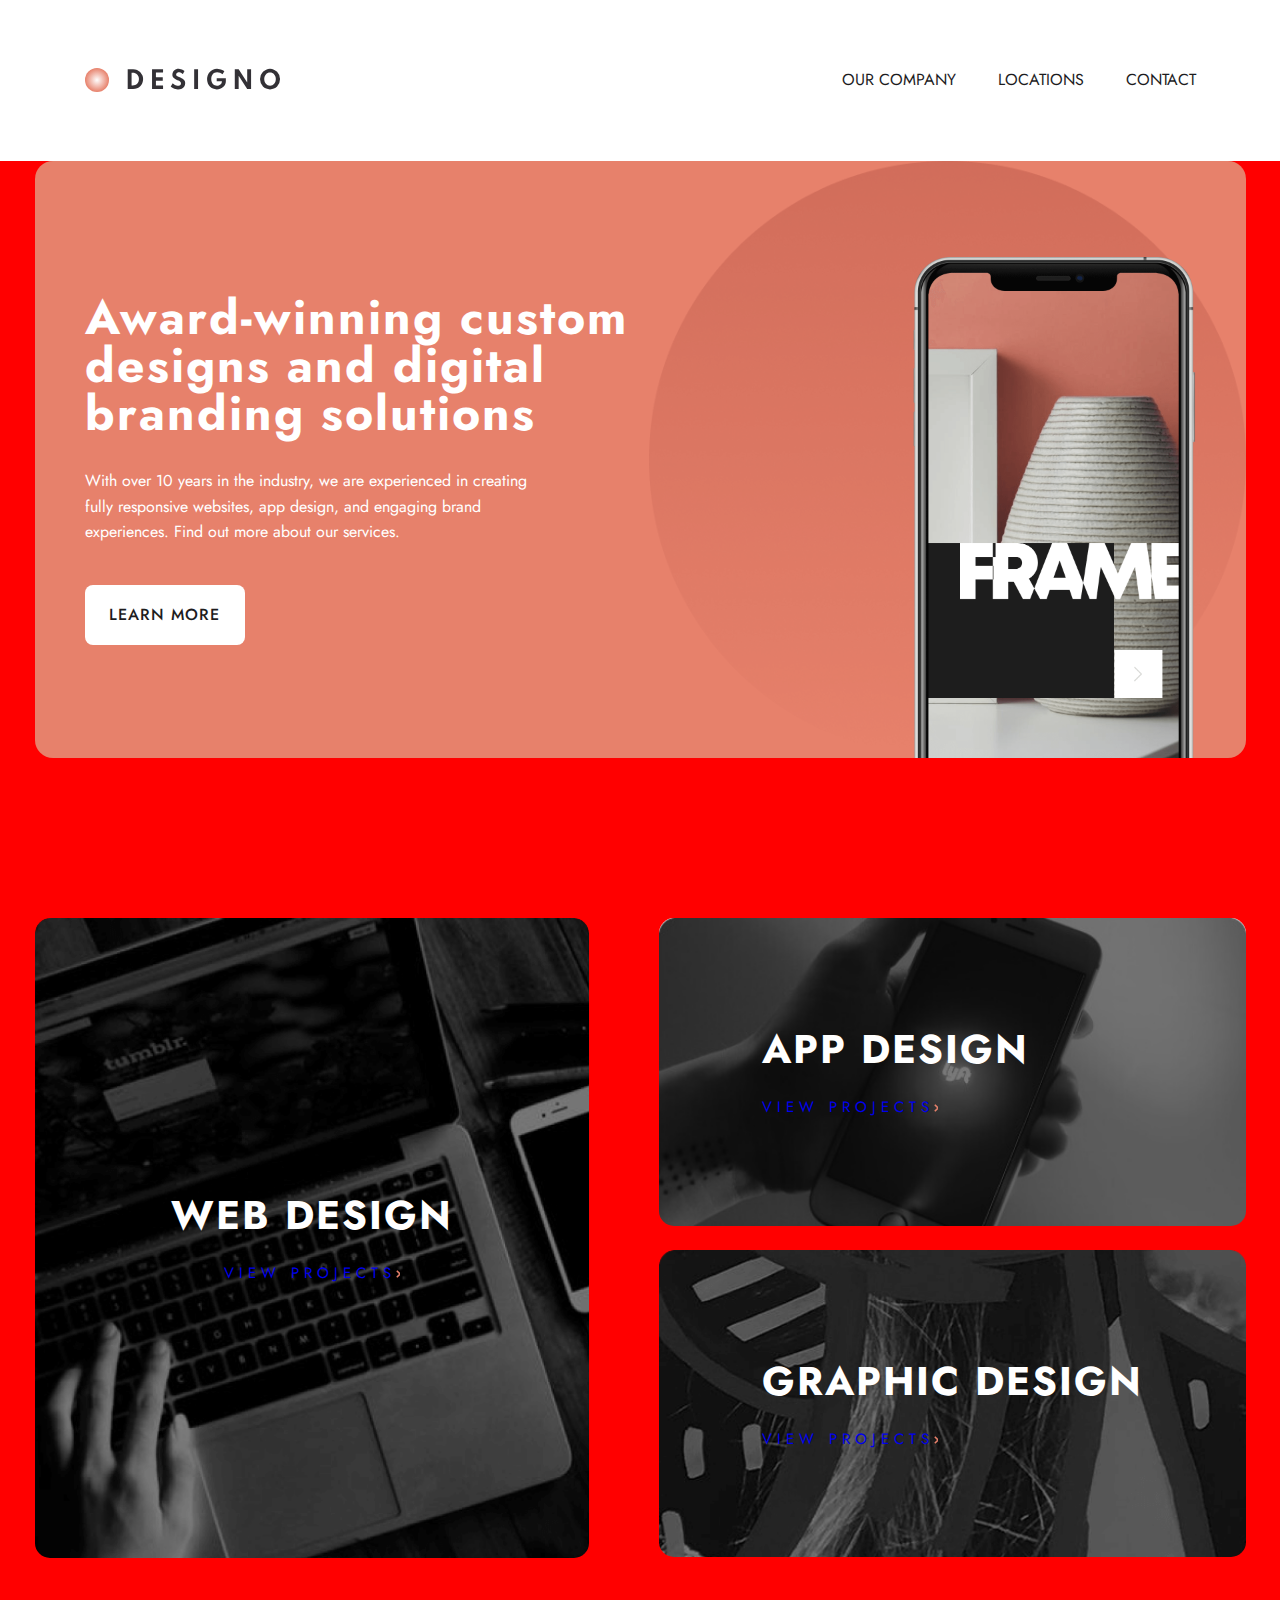
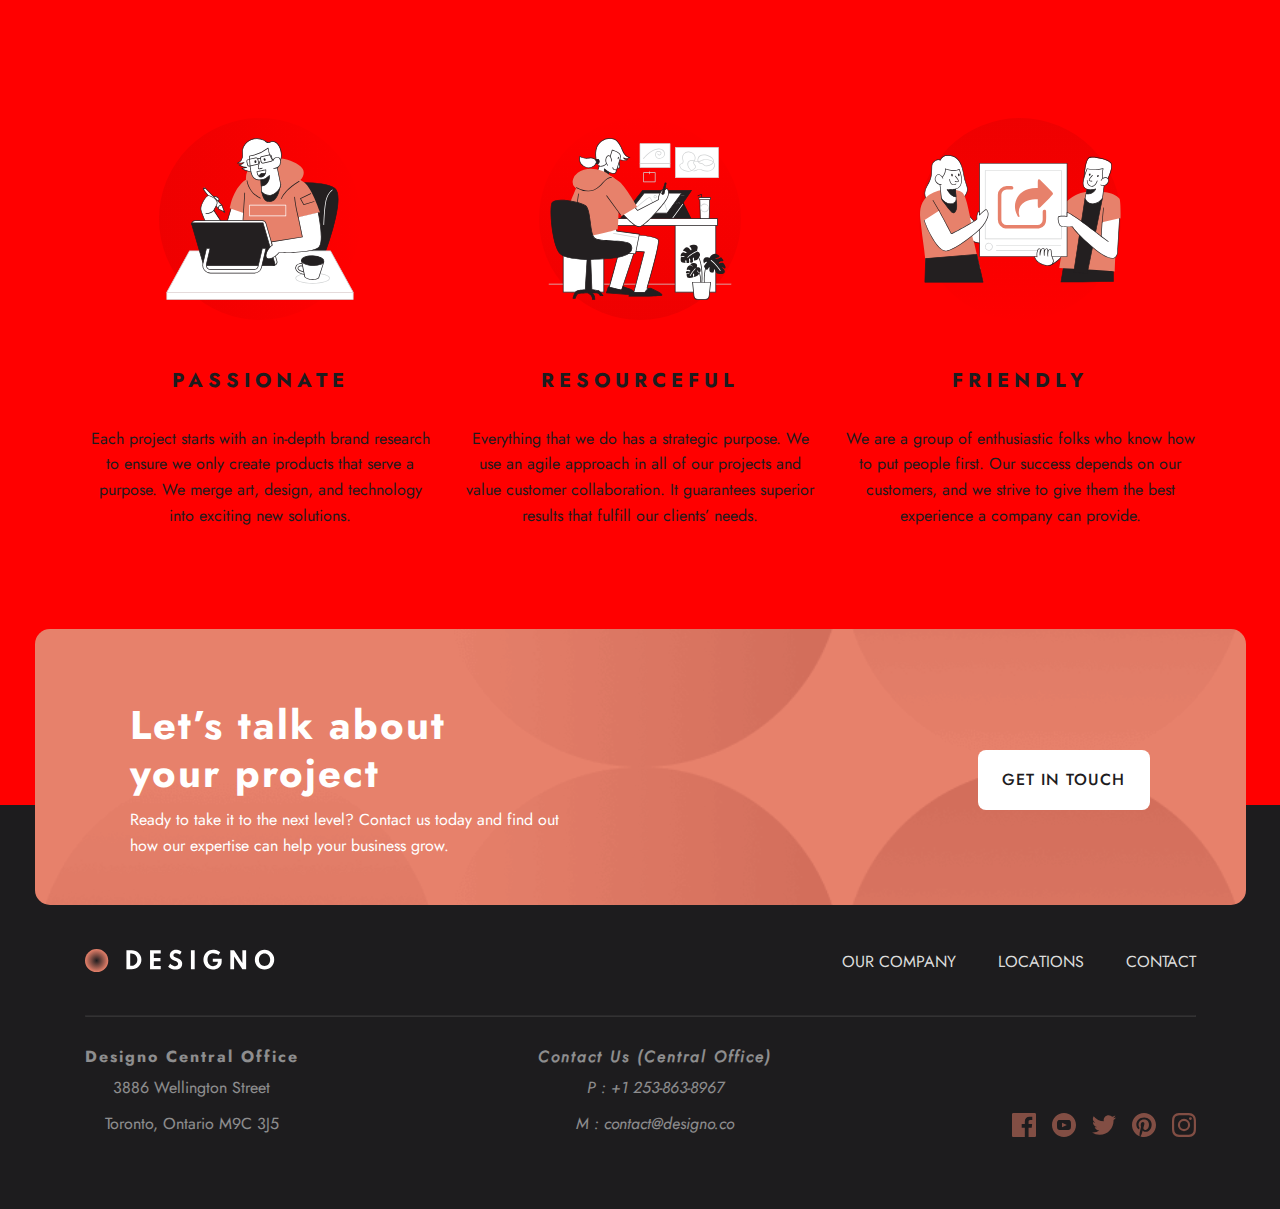
<file: index.html>
<!DOCTYPE html>
<html lang="en">
<head>
    <meta charset="UTF-8">
    <meta name="viewport" content="width=device-width, initial-scale=1.0">
    <link rel="shortcut icon" href="./images/svg/Oval.svg" type="image/x-icon">
    <title>Designo</title>
    
    <link rel="stylesheet" href="./css/style.css">
</head>
<body>
    <!-- HEADER START -->
    <div class="card">

    
    <header class="header">
        <div class="container header__container">
           <a class="header__logo-img" href="#"> <img src="./images/svg/site-logo.svg" alt="" width="196" height="24"></a>
           <ul class="header-list">
            <li class="header-item"> <a class="header__link" href="./about.html">OUR COMPANY</a></li>
            <li class="header-item"> <a class="header__link" href="./locations.html">LOCATIONS</a></li>
            <li class="header-item"> <a class="header__link" href="./contact.html">CONTACT</a></li>
           </ul>
            <img class="bars-img" src="./images/svg/bars.svg" alt="" width="24" height="20">
        </div>
    </header>
    <!-- HEADER END -->
    
    <!-- MAIN START-->
    <main class="main">
        <section class="hero">
            <div class="container hero__container">
                <div class="hero__description">
                    <h1>Award-winning custom designs and digital branding solutions</h1>
                    <p>With over 10 years in the industry, we are experienced in creating fully responsive websites, app design, and engaging brand experiences. Find out more about our services.</p>
                    <a class="btn white__btn" href="">Learn More</a>
                </div>
                <img src="./images/png/main-hero-phone.png" alt="" width="284px" height="573px">
            </div>
        </section>
        <section class="design">
            <div class="container design__container">
                <div class="web__design">
                    <h2>WEB DESIGN</h2>
                     <span class="design__nav"><a  class="design__nav-text" href="./webdesign.html">VIEW PROJECTS</a> <img src="./images/svg/view.svg" alt="" width="4" height="8"></span>
                </div>
                <div class="wrapper__design">
                    <div class="app__design">
                        <h2>APP DESIGN</h2>
                         <span class="design__nav"><a class="design__nav-text"  href="./appdesign.html">VIEW PROJECTS</a> <img src="./images/svg/view.svg" alt="" width="4" height="8"></span>
                    </div>
                    <div class="graphic__design">
                        <h2>GRAPHIC DESIGN</h2>
                         <span class="design__nav"><a class="design__nav-text" href="./graphic.html">VIEW PROJECTS</a> <img src="./images/svg/view.svg" alt="" width="4" height="8"></span>
                    </div>
                </div>
            </div>
        </section>

        <section class="about-us">
            <div class="container about-us__container">
                <ul class="about-us__list">
                    <li class="about-us__item">
                        <img src="./images/svg/pessionat.svg" alt="" width="202" height="202">
                        <h3>PASSIONATE</h3>
                        <p>Each project starts with an in-depth brand research to ensure we only create products that serve a purpose. We merge art, design, and technology into exciting new solutions.</p>
                    </li>
                    <li class="about-us__item">
                        <img src="./images/svg/resourcefull.svg" alt="" width="202" height="202">
                        <h3>RESOURCEFUL</h3>
                        <p>Everything that we do has a strategic purpose. We use an agile approach in all of our projects and value customer collaboration. It guarantees superior results that fulfill our clients’ needs.</p>
                    </li>
                    <li class="about-us__item">
                        <img src="./images/svg/friendly.svg" alt="" width="202" height="202">
                        <h3>FRIENDLY</h3>
                        <p> We are a group of enthusiastic folks who know how to put people first. Our success depends on our customers, and we strive to give them the best experience a company can provide.</p>
                    </li>
                </ul>
            </div>
        </section>


        <section class="main__end">
            <div class="container main__end__container">
                <div class="main__end-text">
                    <h2>Let’s talk about your project</h2>
                <p>Ready to take it to the next level? Contact us today and find out how our expertise can help your business grow.
                </p>
                </div>
                <a class="btn white__btn" href="">Get in touch</a>
            </div>
        </section>
    </main>
    <!-- MAIN END-->

    <!-- FOOTER START -->
    <footer class="footer">
        <div class="container footer__container">
            <div class="footer__nav__link">
                <a class="header__logo-img" href="./index.html"> <img src="./images/svg/site-footer-logo.svg" alt="" width="196" height=""></a>
                <hr class="footer__top__hroad">
           <ul class="footer-list">
            <li class="footer-item"> <a class="footer__link" href="./about.html">OUR COMPANY</a></li>
            <li class="footer-item"> <a class="footer__link" href="./locations.html">LOCATIONS</a></li>
            <li class="footer-item"> <a class="footer__link" href="./contact.html">CONTACT</a></li>
           </ul>
            </div>
            <hr class="footer__hroad">
            <div class="footer__nav">
                <div class="footer__nav-city">
                    <h4>Designo Central Office</h4>
                        <p>3886 Wellington Street</p>
                            <p>Toronto, Ontario M9C 3J5</p>
                </div>
                <div class="footer__nav-mail">
                    <address>
                        <h4>Contact Us (Central Office)
                            </h4>
                            <p> P : +1 253-863-8967 </p>
                            <p>M : contact@designo.co</p>

                    </address>
                </div>
                <div class="footer__network">
                    <a href=""><img src="./images/svg/faxebook.svg" alt="facebook icon" width="24" height="24"></a>
                    <a href=""><img src="./images/svg/youtube.svg" alt="you tobe icon" width="24" height="24"></a>
                    <a href=""><img src="./images/svg/twitter.svg" alt="twitter icon" width="24" height="24"></a>
                    <a href=""><img src="./images/svg/Path.svg" alt="path icon" width="24" height="24"></a>
                    <a href=""><img src="./images/svg/instagramm.svg" alt="instagramm icon" width="24" height="24"></a>
                </div>

                
            </div>

        </div>
    </footer>
</div>
    <!-- FOOTER END -->
</body>
</html>
</file>
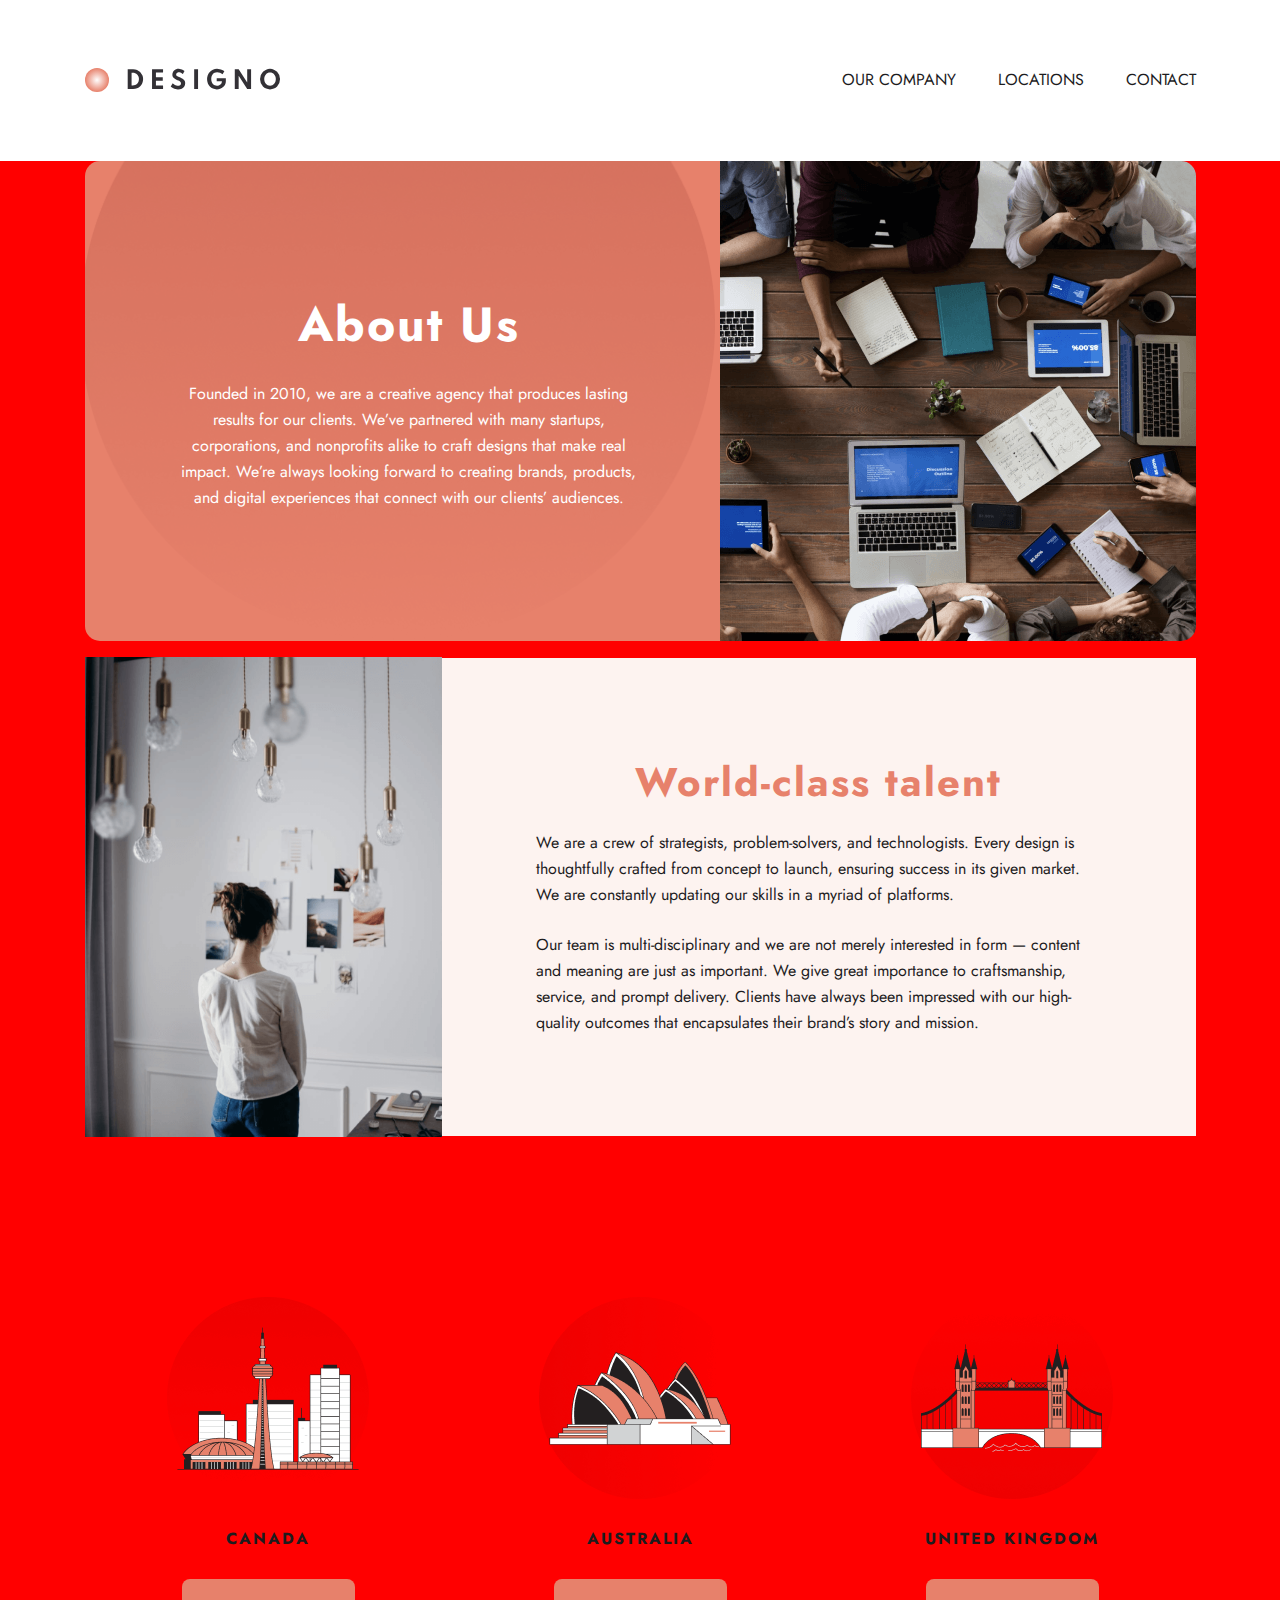
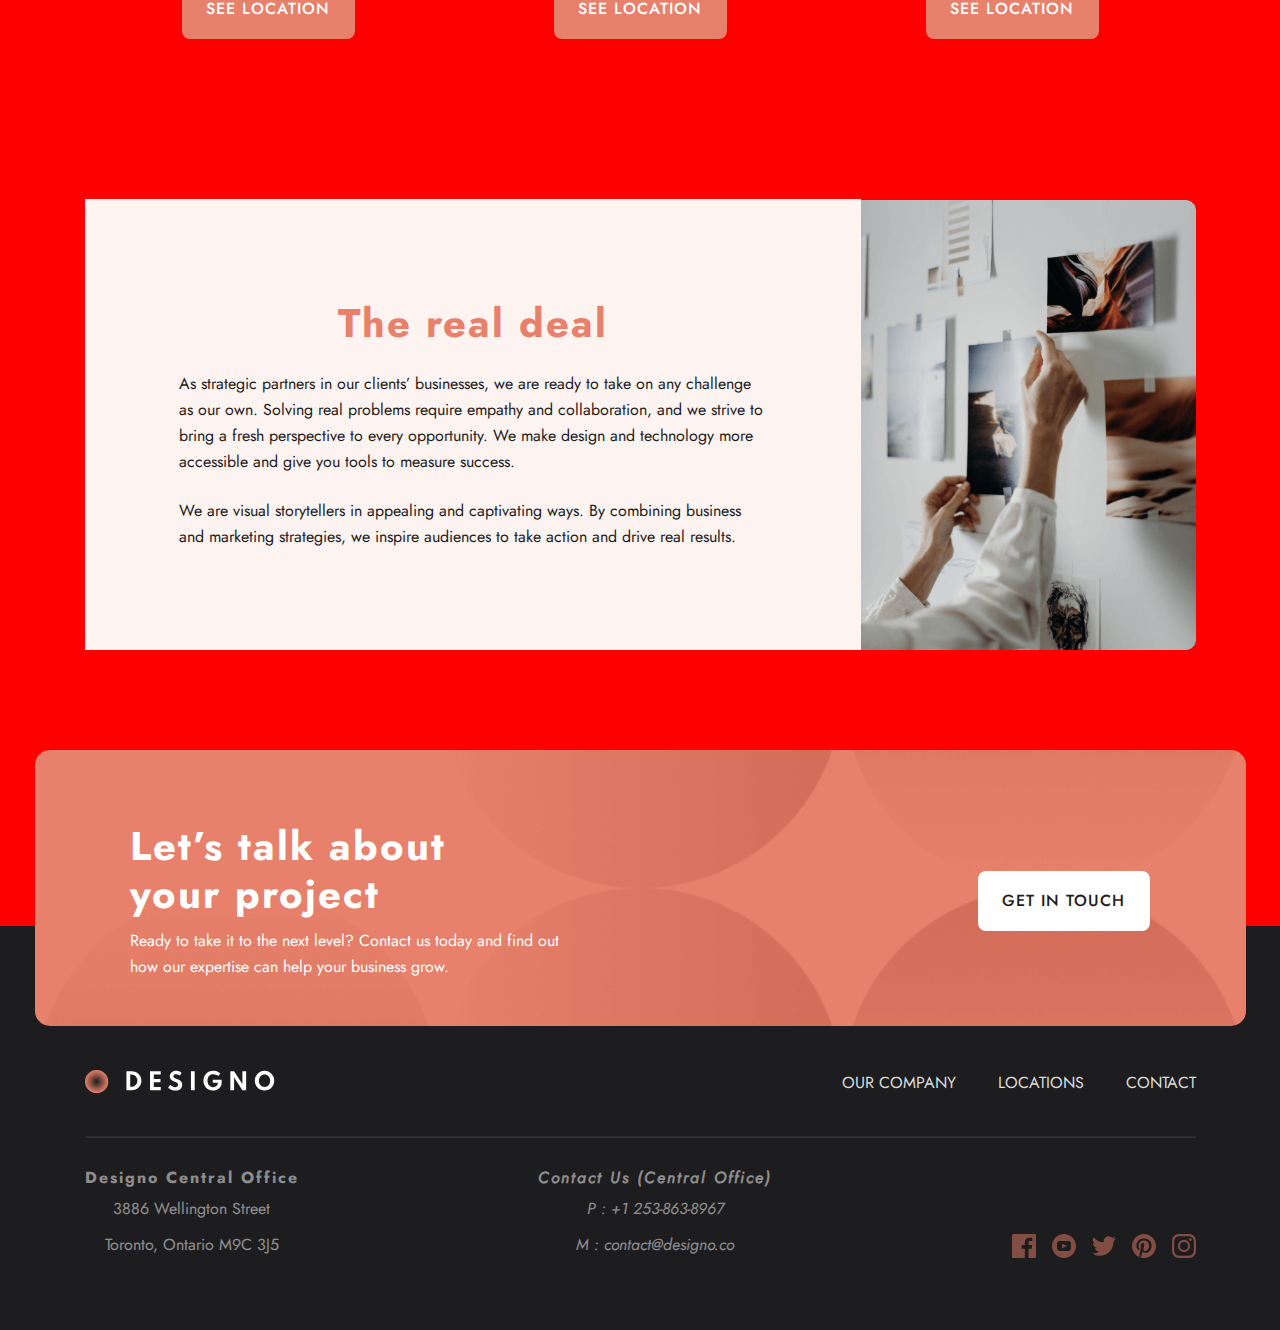
<file: about.html>
<!DOCTYPE html>
<html lang="en">
  <head>
    <meta charset="UTF-8" />
    <meta name="viewport" content="width=device-width, initial-scale=1.0" />
     <link rel="shortcut icon" href="./images/Создать папку/australia.png" type="image/x-icon">
    <title>About</title>
    <link rel="stylesheet" href="./css/style.css" />
  </head>
  <body>
    <div class="card">
      <header class="header">
        <div class="container header__container">
          <a class="header__logo-img" href="./index.html">
            <img
              src="./images/svg/site-logo.svg"
              alt=""
              width="196"
              height="24"
          /></a>
          <ul class="header-list">
            <li class="header-item">
              <a class="header__link" href="./about.html">OUR COMPANY</a>
            </li>
            <li class="header-item">
              <a class="header__link" href="./locations.html">LOCATIONS</a>
            </li>
            <li class="header-item">
              <a class="header__link" href="./contact.html">CONTACT</a>
            </li>
          </ul>
          <img
            class="bars-img"
            src="./images/svg/bars.svg"
            alt=""
            width="24"
            height="20" />
        </div>
      </header>

      <main class="main">
        <section class="about__start">
          <div class="container about__start__container">
            
              <div class="about__start__description">
                <h1>About Us</h1>
                <p>
                  Founded in 2010, we are a creative agency that produces lasting
                  results for our clients. We’ve partnered with many startups,
                  corporations, and nonprofits alike to craft designs that make
                  real impact. We’re always looking forward to creating brands,
                  products, and digital experiences that connect with our clients’
                  audiences.
                </p>
              </div>
              <img
                src="./images/Создать папку/mans-talk.png"
                alt=""
                width="476"
                height="480" />
            
          </div>
        </section>
        <section class="about__second">
          <div class="container about__second__container">
            <img
                src="./images/Создать папку/world-class.png"
                alt=""
                width="476"
                height="480" />
              <div class="about__second__description">
                <h2>World-class talent</h2>
                <p>
                  We are a crew of strategists, problem-solvers, and technologists. Every design is thoughtfully crafted from concept to launch, ensuring success in its given market. We are constantly updating our skills in a myriad of platforms.

                  
                </p>
                <p>Our team is multi-disciplinary and we are not merely interested in form — content and meaning are just as important. We give great importance to craftsmanship, service, and prompt delivery. Clients have always been impressed with our high-quality outcomes that encapsulates their brand’s story and mission.</p>
              </div>
              
            
          </div>
        </section>


         <section class="about__hero">
          <div class="container about__hero__container">
            <ul class="about__hero__list">
              <li class="about__hero__item">
                <img src="./images/Создать папку/canada.png" alt="" width="202" height="202">
                <h4>CANADA</h4>
                <a class="btn peach__btn" href="">SEE LOCATION</a>
              </li>
              <li class="about__hero__item">
                <img src="./images/Создать папку/australia.png" alt="" width="202" height="202">
                <h4>AUSTRALIA</h4>
                <a class="btn peach__btn" href="">SEE LOCATION</a>
              </li>
              <li class="about__hero__item">
                <img src="./images/Создать папку/UKbridge.png" alt="" width="202" height="202">
                <h4>UNITED KINGDOM</h4>
                <a class="btn peach__btn" href="">SEE LOCATION</a>
              </li>
            </ul>
          </div>
         </section>

        <section class="about__second">
          <div class="container about__second__container about__second-order">
           
              <div class="about__second__description">
                <h2>The real deal</h2>
                <p>
                  As strategic partners in our clients’ businesses, we are ready to take on any challenge as our own. Solving real problems require empathy and collaboration, and we strive to bring a fresh perspective to every opportunity. We make design and technology more accessible and give you tools to measure success.

                </p>
                <p>We are visual storytellers in appealing and captivating ways. By combining business and marketing strategies, we inspire audiences to take action and drive real results.</p>
              </div>
              <img
              src="./images/Создать папку/real-deal.png"
              alt=""
              width="476"
              height="450" />
            
          </div>
        </section>

        <section class="main__end">
          <div class="container main__end__container">
            <div class="main__end-text">
              <h2>Let’s talk about your project</h2>
              <p>
                Ready to take it to the next level? Contact us today and find
                out how our expertise can help your business grow.
              </p>
            </div>
            <a class="btn white__btn" href="">Get in touch</a>
          </div>
        </section>
      </main>

      <footer class="footer">
        <div class="container footer__container">
          <div class="footer__nav__link">
            <a class="header__logo-img" href="./about.html">
              <img
                src="./images/svg/site-footer-logo.svg"
                alt=""
                width="196"
                height=""
            /></a>
            <hr class="footer__top__hroad" />
            <ul class="footer-list">
              <li class="footer-item">
                <a class="footer__link" href="./about.html">OUR COMPANY</a>
              </li>
              <li class="footer-item">
                <a class="footer__link" href="./locations.html">LOCATIONS</a>
              </li>
              <li class="footer-item">
                <a class="footer__link" href="./contact.html">CONTACT</a>
              </li>
            </ul>
          </div>
          <hr class="footer__hroad" />
          <div class="footer__nav">
            <div class="footer__nav-city">
              <h4>Designo Central Office</h4>
              <p>3886 Wellington Street</p>
              <p>Toronto, Ontario M9C 3J5</p>
            </div>
            <div class="footer__nav-mail">
              <address>
                <h4>Contact Us (Central Office)</h4>
                <p>P : +1 253-863-8967</p>
                <p>M : contact@designo.co</p>
              </address>
            </div>
            <div class="footer__network">
              <a href=""
                ><img
                  src="./images/svg/faxebook.svg"
                  alt="facebook icon"
                  width="24"
                  height="24"
              /></a>
              <a href=""
                ><img
                  src="./images/svg/youtube.svg"
                  alt="you tobe icon"
                  width="24"
                  height="24"
              /></a>
              <a href=""
                ><img
                  src="./images/svg/twitter.svg"
                  alt="twitter icon"
                  width="24"
                  height="24"
              /></a>
              <a href=""
                ><img
                  src="./images/svg/Path.svg"
                  alt="path icon"
                  width="24"
                  height="24"
              /></a>
              <a href=""
                ><img
                  src="./images/svg/instagramm.svg"
                  alt="instagramm icon"
                  width="24"
                  height="24"
              /></a>
            </div>
          </div>
        </div>
      </footer>
    </div>
  </body>
</html>
</file>
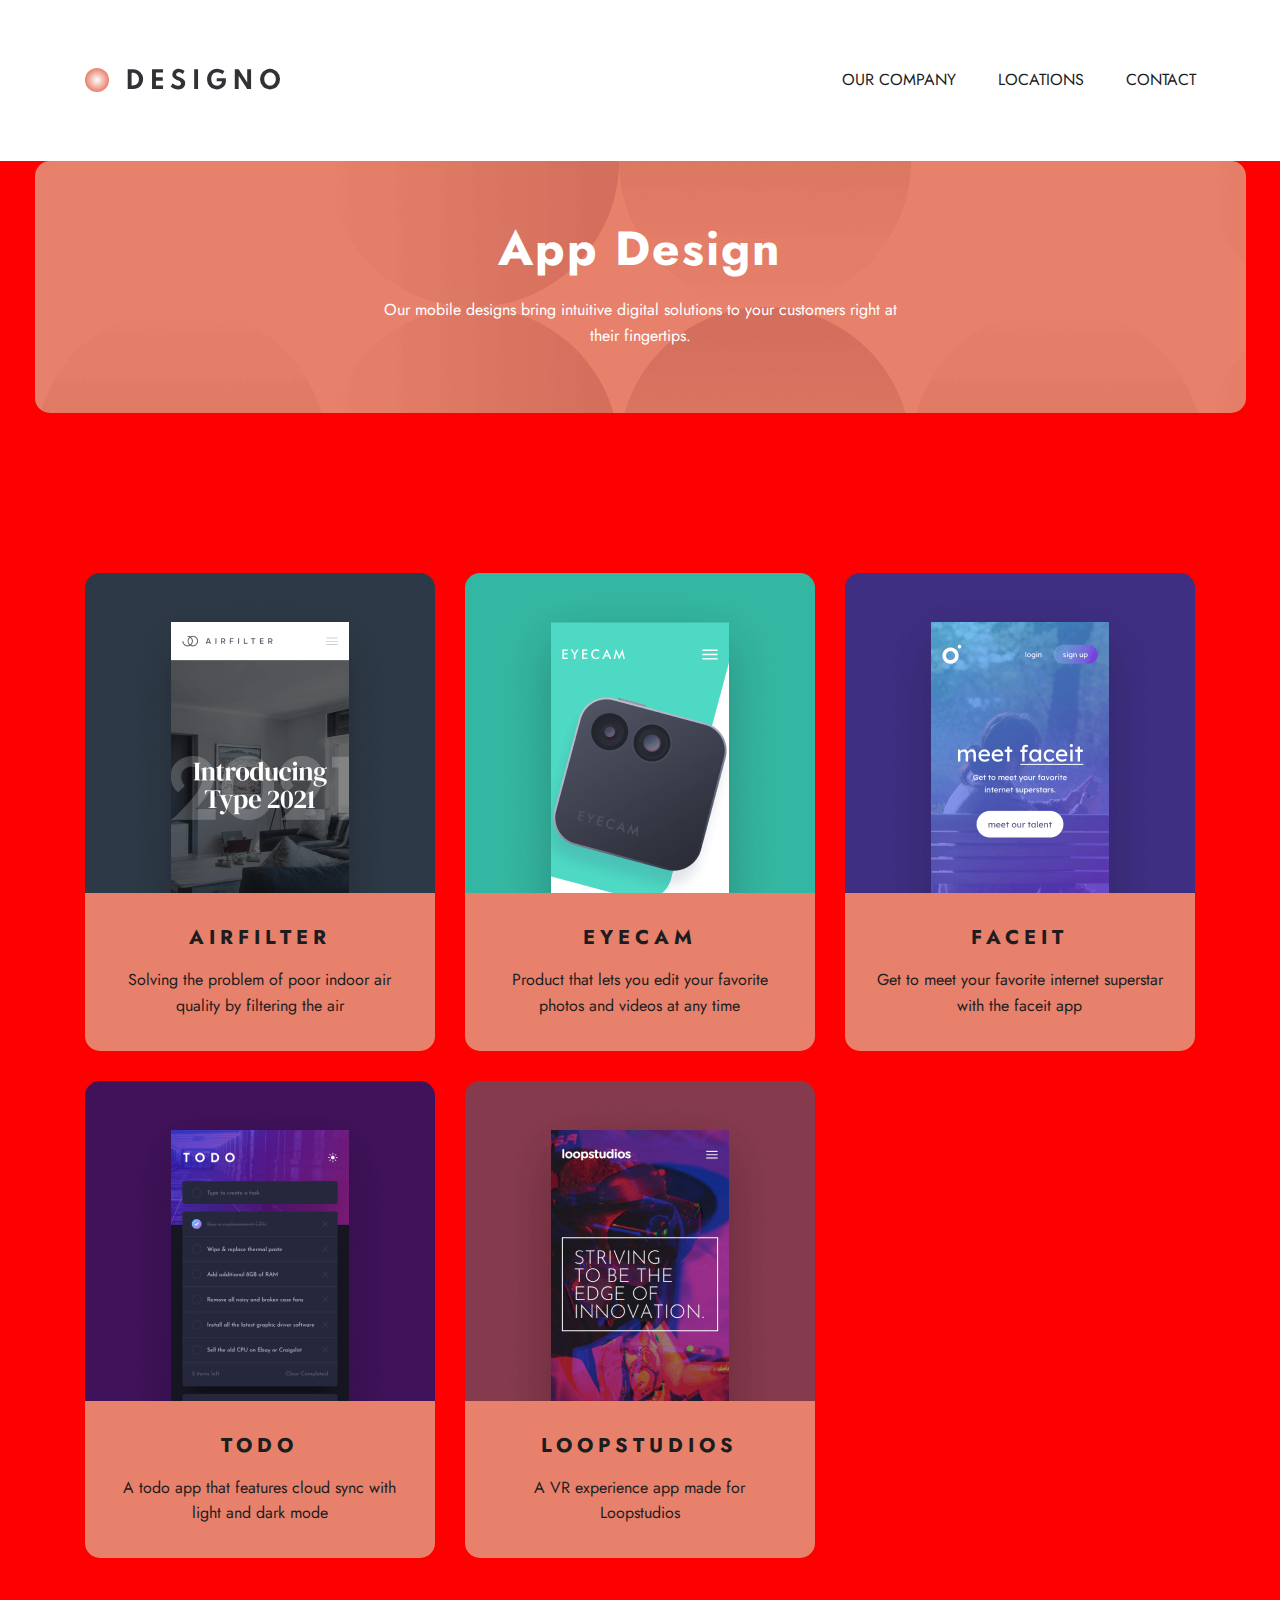
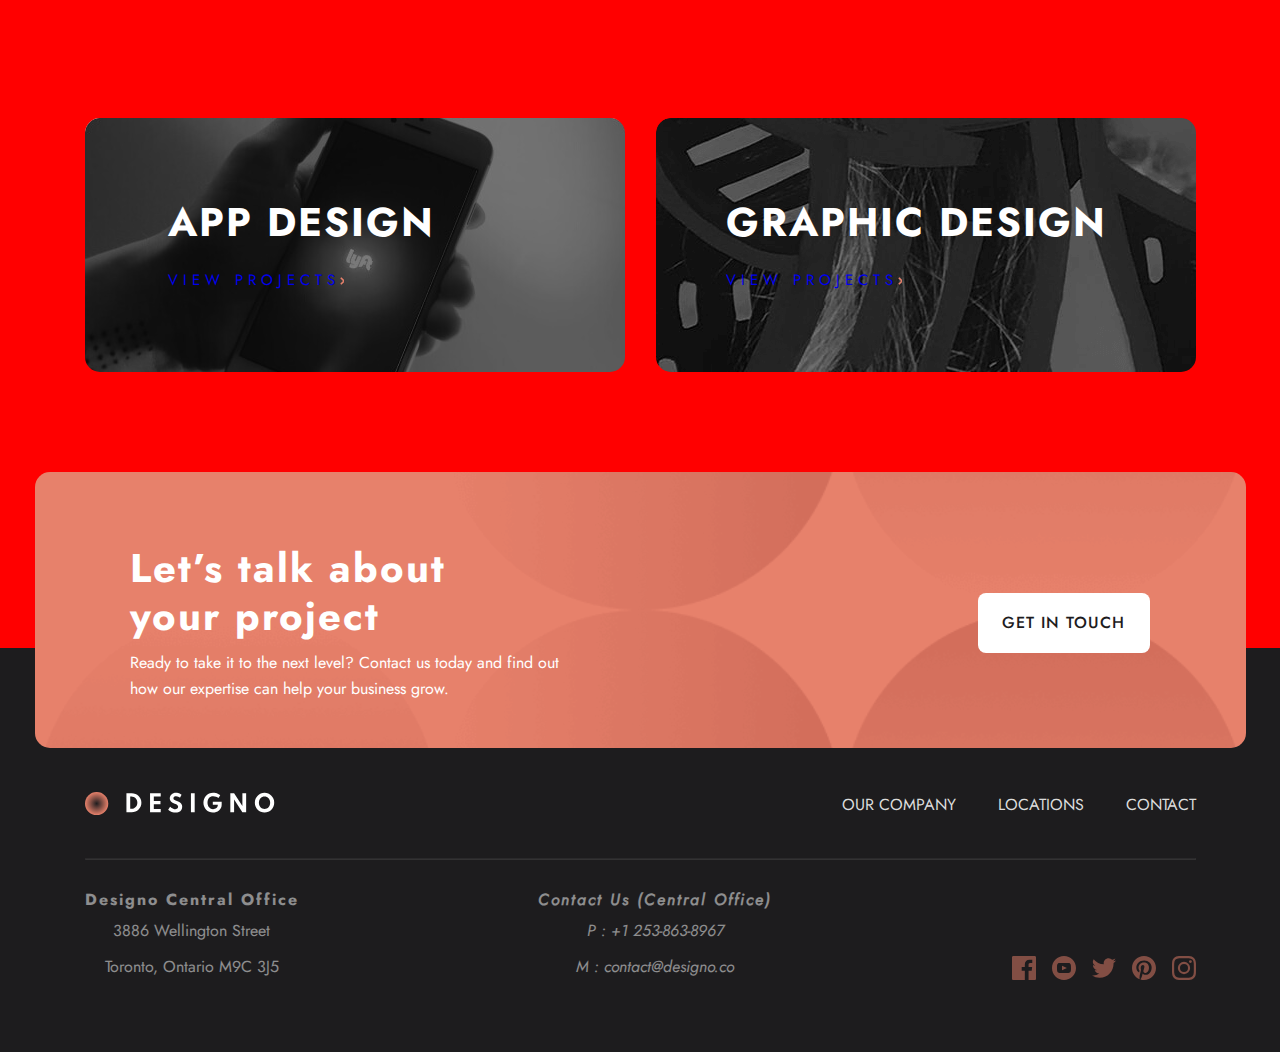
<file: appdesign.html>
<!DOCTYPE html>
<html lang="en">
<head>
  <meta charset="UTF-8">
  <meta name="viewport" content="width=device-width, initial-scale=1.0">
  <link rel="shortcut icon" href="./images/png/app-design.jpg" type="image/x-icon">
  <title>App Design</title>
  <link rel="stylesheet" href="./css/style.css">
</head>
<body>
  <div class="card">
  <header class="header">
    <div class="container header__container">
       <a class="header__logo-img" href="./index.html"> <img src="./images/svg/site-logo.svg" alt="" width="196" height="24"></a>
       <ul class="header-list">
        <li class="header-item"> <a class="header__link" href="./about.html">OUR COMPANY</a></li>
        <li class="header-item"> <a class="header__link" href="./locations.html">LOCATIONS</a></li>
        <li class="header-item"> <a class="header__link" href="./contact.html">CONTACT</a></li>
       </ul>
        <img class="bars-img" src="./images/svg/bars.svg" alt="" width="24" height="20">
    </div>
</header>
<main class="main">
  <section class="main__start">
    <div class="main__start__container container">
      <div class="main__start__description">
        <h1>App Design</h1>
        <p>Our mobile designs bring intuitive digital solutions
          to your customers right at their fingertips.</p>
      </div>
    </div>
  </section>
  <section class="web-hero">
    <div class="container web-hero__container web-hero__dubl">
      <div class="web-hero__content">
        <img src="./images/Создать папку/airfiltr.png" alt="" width="350" height="320">
       <div class="web-hero__text">
        <h3>AIRFILTER</h3>
        <p>Solving the problem of poor indoor air quality by filtering the air</p>
       </div>
      </div>
      <div class="web-hero__content">
        <img src="./images/Создать папку/eyecam.png" alt="" width="350" height="320">
        <div class="web-hero__text">
          <h3>EYECAM</h3>
        <p>Product that lets you edit your favorite photos and videos at any time</p>
        </div>
      </div>
      <div class="web-hero__content">
        <img src="./images/Создать папку/meet.png" alt="" width="350" height="320">
      <div class="web-hero__text">
        <h3>FACEIT</h3>
        <p>Get to meet your favorite internet superstar with the faceit app</p>
      </div>
      </div>
      <div class="web-hero__content">
        <img src="./images/Создать папку/todo.png" alt="" width="350" height="320">
        <div class="web-hero__text">
          <h3>TODO</h3>
        <p>A todo app that features cloud sync with light and dark mode</p>
        </div>
      </div>
      <div class="web-hero__content">
        <img src="./images/Создать папку/loopstudio.png" alt="" width="350" height="320">
        <div class="web-hero__text">
          <h3>LOOPSTUDIOS</h3>
        <p>A VR experience app made for Loopstudios</p>
        </div>
      </div>
      
      
    </div>
  </section>
  <section class="design">
    <div class="container designs__container">
      <div class="wrapper__designs">
        <div class="app__designs">
            <h2>APP DESIGN</h2>
             <span class="design__nav"><a class="design__nav-text" href="./appdesign.html">VIEW PROJECTS</a> <img src="./images/svg/view.svg" alt="" width="4" height="8"></span>
        </div>
        <div class="graphic__designs">
            <h2>GRAPHIC DESIGN</h2>
             <span class="design__nav"><a class="design__nav-text" href="./graphic.html">VIEW PROJECTS</a> <img src="./images/svg/view.svg" alt="" width="4" height="8"></span>
        </div>
    </div>
    </div>
  </section>


  <section class="main__end">
    <div class="container main__end__container">
        <div class="main__end-text">
            <h2>Let’s talk about your project</h2>
        <p>Ready to take it to the next level? Contact us today and find out how our expertise can help your business grow.
        </p>
        </div>
        <a class="btn white__btn" href="">Get in touch</a>
    </div>
</section>
</main>

<footer class="footer">
  <div class="container footer__container">
      <div class="footer__nav__link">
          <a class="header__logo-img" href="./index.html"> <img src="./images/svg/site-footer-logo.svg" alt="" width="196" height=""></a>
          <hr class="footer__top__hroad">
     <ul class="footer-list">
      <li class="footer-item"> <a class="footer__link" href="./about.html">OUR COMPANY</a></li>
      <li class="footer-item"> <a class="footer__link" href="./locations.html">LOCATIONS</a></li>
      <li class="footer-item"> <a class="footer__link" href="./contact.html">CONTACT</a></li>
     </ul>
      </div>
      <hr class="footer__hroad">
      <div class="footer__nav">
          <div class="footer__nav-city">
              <h4>Designo Central Office</h4>
                  <p>3886 Wellington Street</p>
                      <p>Toronto, Ontario M9C 3J5</p>
          </div>
          <div class="footer__nav-mail">
              <address>
                  <h4>Contact Us (Central Office)
                      </h4>
                      <p> P : +1 253-863-8967 </p>
                      <p>M : contact@designo.co</p>

              </address>
          </div>
          <div class="footer__network">
              <a href=""><img src="./images/svg/faxebook.svg" alt="facebook icon" width="24" height="24"></a>
              <a href=""><img src="./images/svg/youtube.svg" alt="you tobe icon" width="24" height="24"></a>
              <a href=""><img src="./images/svg/twitter.svg" alt="twitter icon" width="24" height="24"></a>
              <a href=""><img src="./images/svg/Path.svg" alt="path icon" width="24" height="24"></a>
              <a href=""><img src="./images/svg/instagramm.svg" alt="instagramm icon" width="24" height="24"></a>
          </div>

          
      </div>

  </div>
</footer>
</div>
</body>
</html>
</file>
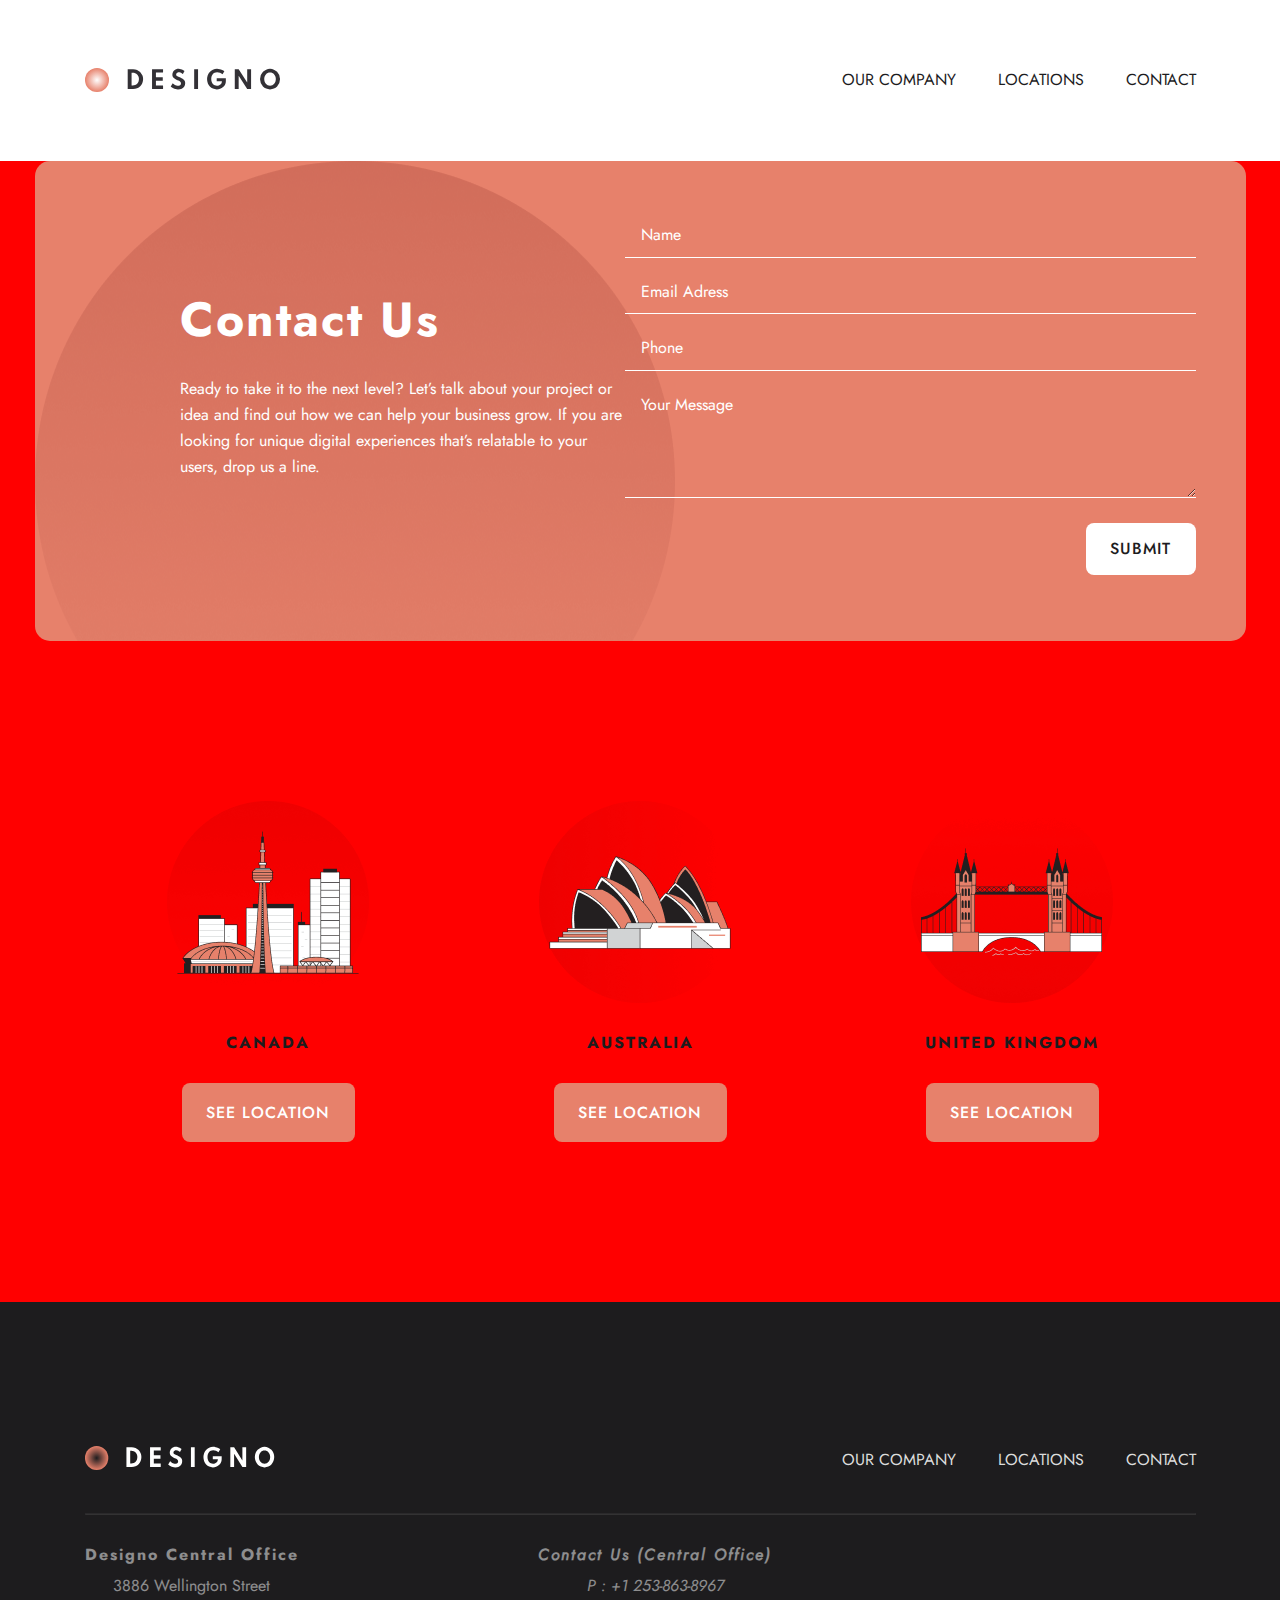
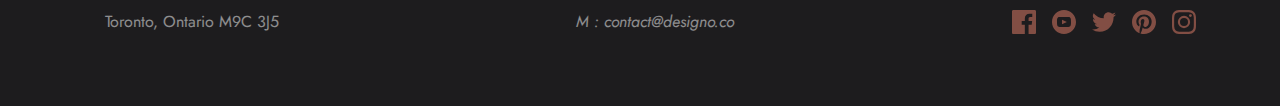
<file: contact.html>
<!DOCTYPE html>
<html lang="en">
<head>
  <meta charset="UTF-8">
  <meta name="viewport" content="width=device-width, initial-scale=1.0">
  <title>Contact</title>
  <link rel="stylesheet" href="./css/style.css">
</head>
<body>
  <header class="header">
    <div class="container header__container">
       <a class="header__logo-img" href="./index.html"> <img src="./images/svg/site-logo.svg" alt="" width="196" height="24"></a>
       <ul class="header-list">
        <li class="header-item"> <a class="header__link" href="./about.html">OUR COMPANY</a></li>
        <li class="header-item"> <a class="header__link" href="./locations.html">LOCATIONS</a></li>
        <li class="header-item"> <a class="header__link" href="./contact.html">CONTACT</a></li>
       </ul>
        <img class="bars-img" src="./images/svg/bars.svg" alt="" width="24" height="20">
    </div>
</header>

<main class="main">
  <section class="contact">
    <div class="container contact__container">
      <div class="contact__description">
        <h1>Contact Us</h1>
        <p>Ready to take it to the next level? Let’s talk about your project or idea and find out how we can help your business grow. If you are looking for unique digital experiences that’s relatable to your users, drop us a line.</p>
      </div>
      <!-- <div class="contact__submit">
      <ul class="contact__list">
        <li class="contact__item">
          <input type="text" placeholder="Name">
          <hr class="input__border">
        </li>
        <li class="contact__item">
          <input type="email" placeholder="Email Address">
          <hr class="input__border">
        </li>
        <li class="contact__item">
          <input type="tel" placeholder="Phone">
          <hr class="input__border">
        </li>
        <li class="contact__item content__last-item">
          <input type="text" placeholder="Your Message">
          <hr class="input__border">
        </li>
      </ul>
      <a class="btn white__btn contact__btn" href="">SUBMIT</a>

    </div> -->
    <form action="" class="contact-form">
      <input class="contact-form__input" type="text" placeholder="Name" />
      <input class="contact-form__input" type="text" placeholder="Email Adress" />
      <input class="contact-form__input" type="text" placeholder="Phone" />
      <textarea class="contact-form__textarea" name="" id="" cols="30" rows="10" placeholder="Your Message"></textarea>
      <div class="contact-form__wrapper">
        <button class="btn white__btn">SUBMIT</button>
      </div>
    </form>
      </div>
  </section>

  <section class="about__hero">
    <div class="container about__hero__container">
      <ul class="about__hero__list">
        <li class="about__hero__item">
          <img src="./images/Создать папку/canada.png" alt="" width="202" height="202">
          <h4>CANADA</h4>
          <a class="btn peach__btn" href="">SEE LOCATION</a>
        </li>
        <li class="about__hero__item">
          <img src="./images/Создать папку/australia.png" alt="" width="202" height="202">
          <h4>AUSTRALIA</h4>
          <a class="btn peach__btn" href="">SEE LOCATION</a>
        </li>
        <li class="about__hero__item">
          <img src="./images/Создать папку/UKbridge.png" alt="" width="202" height="202">
          <h4>UNITED KINGDOM</h4>
          <a class="btn peach__btn" href="">SEE LOCATION</a>
        </li>
      </ul>
    </div>
   </section>
</main>


<footer class="footer">
  <div class="container footer__container">
      <div class="footer__nav__link">
          <a class="header__logo-img" href="./index.html"> <img src="./images/svg/site-footer-logo.svg" alt="" width="196" height=""></a>
          <hr class="footer__top__hroad">
     <ul class="footer-list">
      <li class="footer-item"> <a class="footer__link" href="./about.html">OUR COMPANY</a></li>
      <li class="footer-item"> <a class="footer__link" href="./locations.html">LOCATIONS</a></li>
      <li class="footer-item"> <a class="footer__link" href="./contact.html">CONTACT</a></li>
     </ul>
      </div>
      <hr class="footer__hroad">
      <div class="footer__nav">
          <div class="footer__nav-city">
              <h4>Designo Central Office</h4>
                  <p>3886 Wellington Street</p>
                      <p>Toronto, Ontario M9C 3J5</p>
          </div>
          <div class="footer__nav-mail">
              <address>
                  <h4>Contact Us (Central Office)
                      </h4>
                      <p> P : +1 253-863-8967 </p>
                      <p>M : contact@designo.co</p>

              </address>
          </div>
          <div class="footer__network">
              <a href=""><img src="./images/svg/faxebook.svg" alt="facebook icon" width="24" height="24"></a>
              <a href=""><img src="./images/svg/youtube.svg" alt="you tobe icon" width="24" height="24"></a>
              <a href=""><img src="./images/svg/twitter.svg" alt="twitter icon" width="24" height="24"></a>
              <a href=""><img src="./images/svg/Path.svg" alt="path icon" width="24" height="24"></a>
              <a href=""><img src="./images/svg/instagramm.svg" alt="instagramm icon" width="24" height="24"></a>
          </div>

          
      </div>

  </div>
</footer>
</body>
</html>
</file>
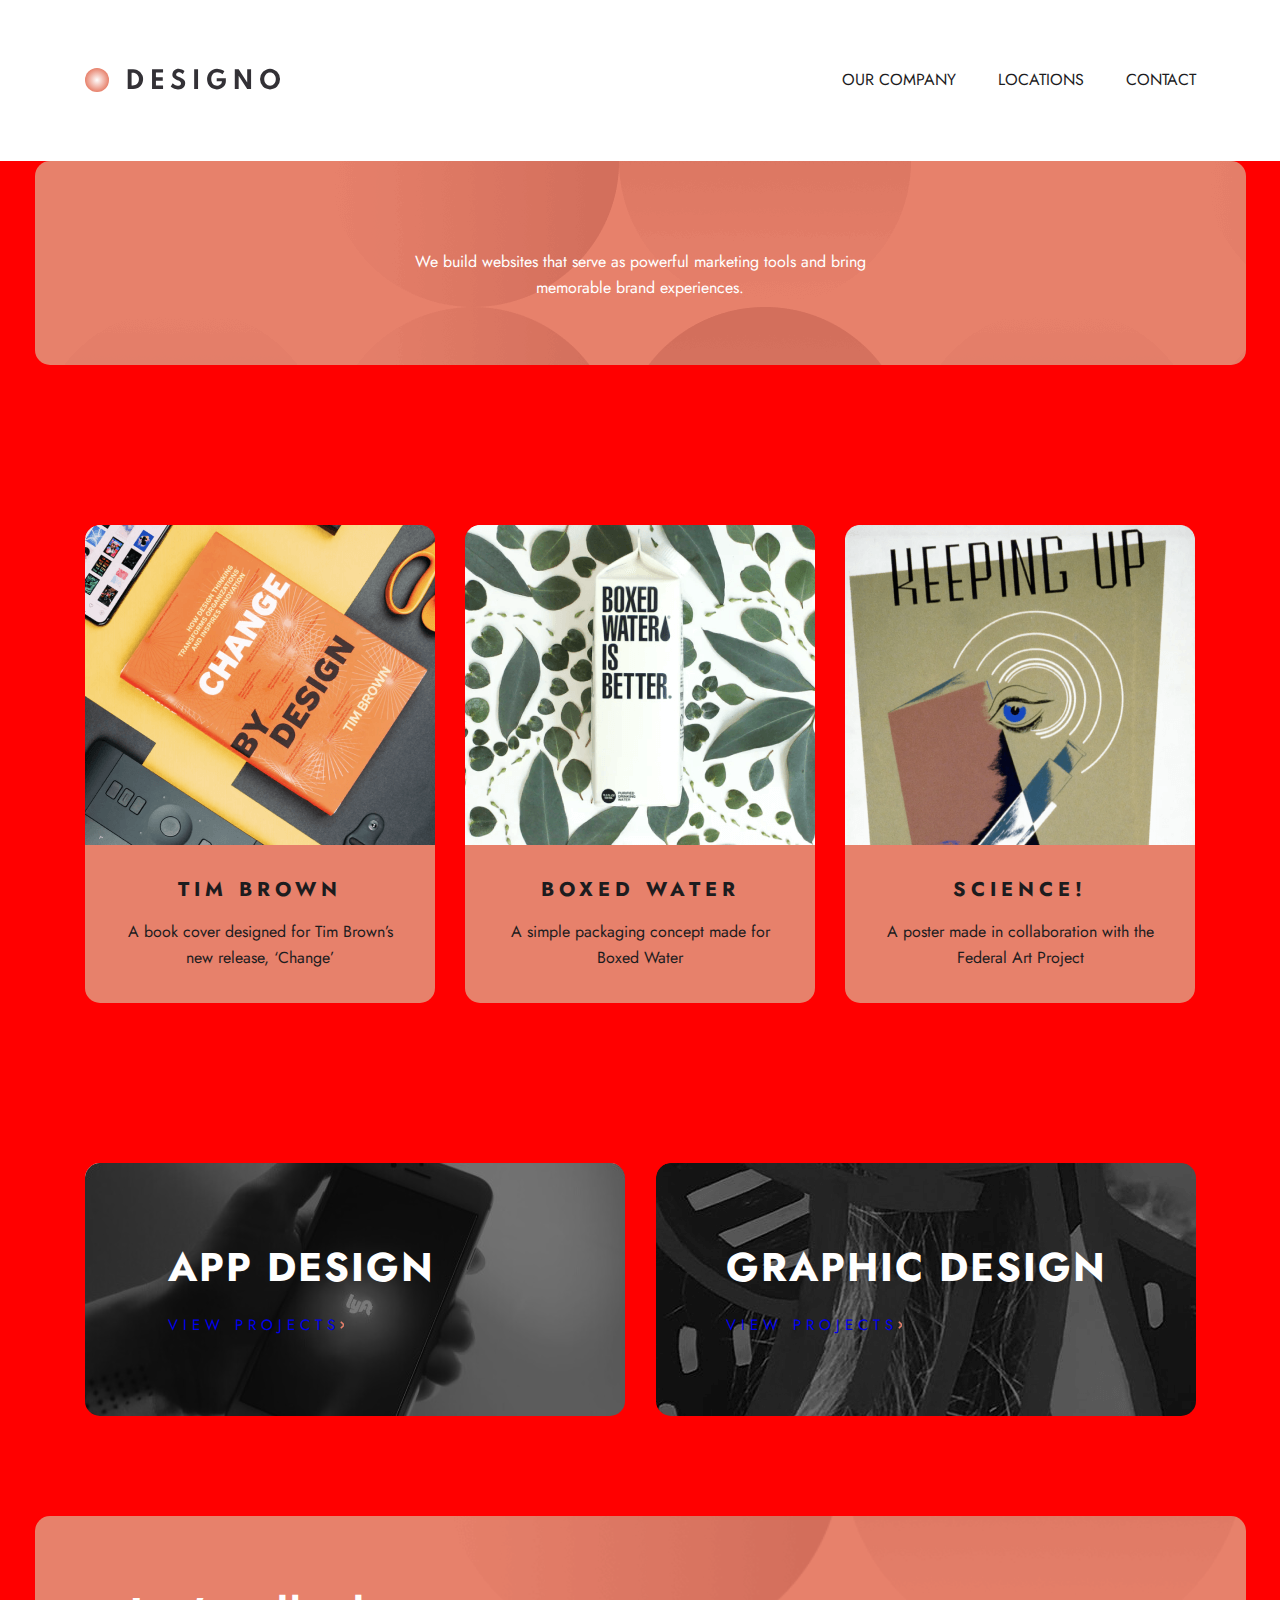
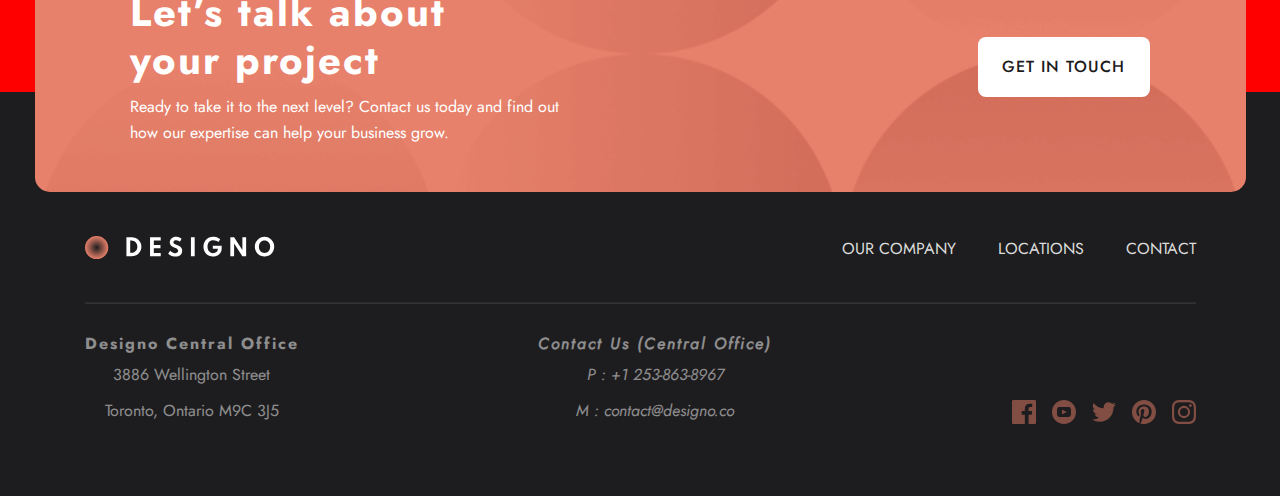
<file: graphic.html>
<!DOCTYPE html>
<html lang="en">
<head>
  <meta charset="UTF-8">
  <meta name="viewport" content="width=device-width, initial-scale=1.0">
  <link rel="shortcut icon" href="./images/png/graphic.png" type="image/x-icon">
  <title>Graphic Design</title>
  <link rel="stylesheet" href="./css/style.css">
</head>
<body>
  <div class="card">
  <header class="header">
    <div class="container header__container">
       <a class="header__logo-img" href="./index.html"> <img src="./images/svg/site-logo.svg" alt="" width="196" height="24"></a>
       <ul class="header-list">
        <li class="header-item"> <a class="header__link" href="./about.html">OUR COMPANY</a></li>
        <li class="header-item"> <a class="header__link" href="./locations.html">LOCATIONS</a></li>
        <li class="header-item"> <a class="header__link" href="./contact.html">CONTACT</a></li>
       </ul>
        <img class="bars-img" src="./images/svg/bars.svg" alt="" width="24" height="20">
    </div>
</header>
<main class="main">
  <section class="main__start">
    <div class="main__start__container container">
      <div class="main__start__description">
        <h1></h1>
        <p>We build websites that serve as powerful marketing tools 
          and bring memorable brand experiences.</p>
      </div>
    </div>
  </section>
  <section class="web-hero">
    <div class="container web-hero__container">
      <div class="web-hero__content">
        <img src="./images/Создать папку/tim-brown.png" alt="" width="350" height="320">
       <div class="web-hero__text">
        <h3>TIM BROWN</h3>
        <p>A book cover designed for Tim Brown’s new release, ‘Change’</p>
       </div>
      </div>
      <div class="web-hero__content">
        <img src="./images/Создать папку/boxed.png" alt="" width="350" height="320">
        <div class="web-hero__text">
          <h3>BOXED WATER</h3>
        <p>A simple packaging concept made for Boxed Water</p>
        </div>
      </div>
      <div class="web-hero__content">
        <img src="./images/Создать папку/science.png" alt="" width="350" height="320">
      <div class="web-hero__text">
        <h3>SCIENCE!</h3>
        <p>A poster made in collaboration with the Federal Art Project</p>
      </div>
      </div>
      
    </div>
  </section>
  <section class="design">
    <div class="container designs__container">
      <div class="wrapper__designs">
        <div class="app__designs">
            <h2>APP DESIGN</h2>
             <span class="design__nav"><a class="design__nav-text" href="./appdesign.html">VIEW PROJECTS</a> <img src="./images/svg/view.svg" alt="" width="4" height="8"></span>
        </div>
        <div class="graphic__designs">
            <h2>GRAPHIC DESIGN</h2>
             <span class="design__nav"><a class="design__nav-text" href="./graphic.html">VIEW PROJECTS</a> <img src="./images/svg/view.svg" alt="" width="4" height="8"></span>
        </div>
    </div>
    </div>
  </section>


  <section class="main__end">
    <div class="container main__end__container">
        <div class="main__end-text">
            <h2>Let’s talk about your project</h2>
        <p>Ready to take it to the next level? Contact us today and find out how our expertise can help your business grow.
        </p>
        </div>
        <a class="btn white__btn" href="">Get in touch</a>
    </div>
</section>
</main>

<footer class="footer">
  <div class="container footer__container">
      <div class="footer__nav__link">
          <a class="header__logo-img" href="./index.html"> <img src="./images/svg/site-footer-logo.svg" alt="" width="196" height=""></a>
          <hr class="footer__top__hroad">
     <ul class="footer-list">
      <li class="footer-item"> <a class="footer__link" href="./about.html">OUR COMPANY</a></li>
      <li class="footer-item"> <a class="footer__link" href="./locations.html">LOCATIONS</a></li>
      <li class="footer-item"> <a class="footer__link" href="./contact.html">CONTACT</a></li>
     </ul>
      </div>
      <hr class="footer__hroad">
      <div class="footer__nav">
          <div class="footer__nav-city">
              <h4>Designo Central Office</h4>
                  <p>3886 Wellington Street</p>
                      <p>Toronto, Ontario M9C 3J5</p>
          </div>
          <div class="footer__nav-mail">
              <address>
                  <h4>Contact Us (Central Office)
                      </h4>
                      <p> P : +1 253-863-8967 </p>
                      <p>M : contact@designo.co</p>

              </address>
          </div>
          <div class="footer__network">
              <a href=""><img src="./images/svg/faxebook.svg" alt="facebook icon" width="24" height="24"></a>
              <a href=""><img src="./images/svg/youtube.svg" alt="you tobe icon" width="24" height="24"></a>
              <a href=""><img src="./images/svg/twitter.svg" alt="twitter icon" width="24" height="24"></a>
              <a href=""><img src="./images/svg/Path.svg" alt="path icon" width="24" height="24"></a>
              <a href=""><img src="./images/svg/instagramm.svg" alt="instagramm icon" width="24" height="24"></a>
          </div>

          
      </div>

  </div>
</footer>
</div>
</body>
</html>
</file>
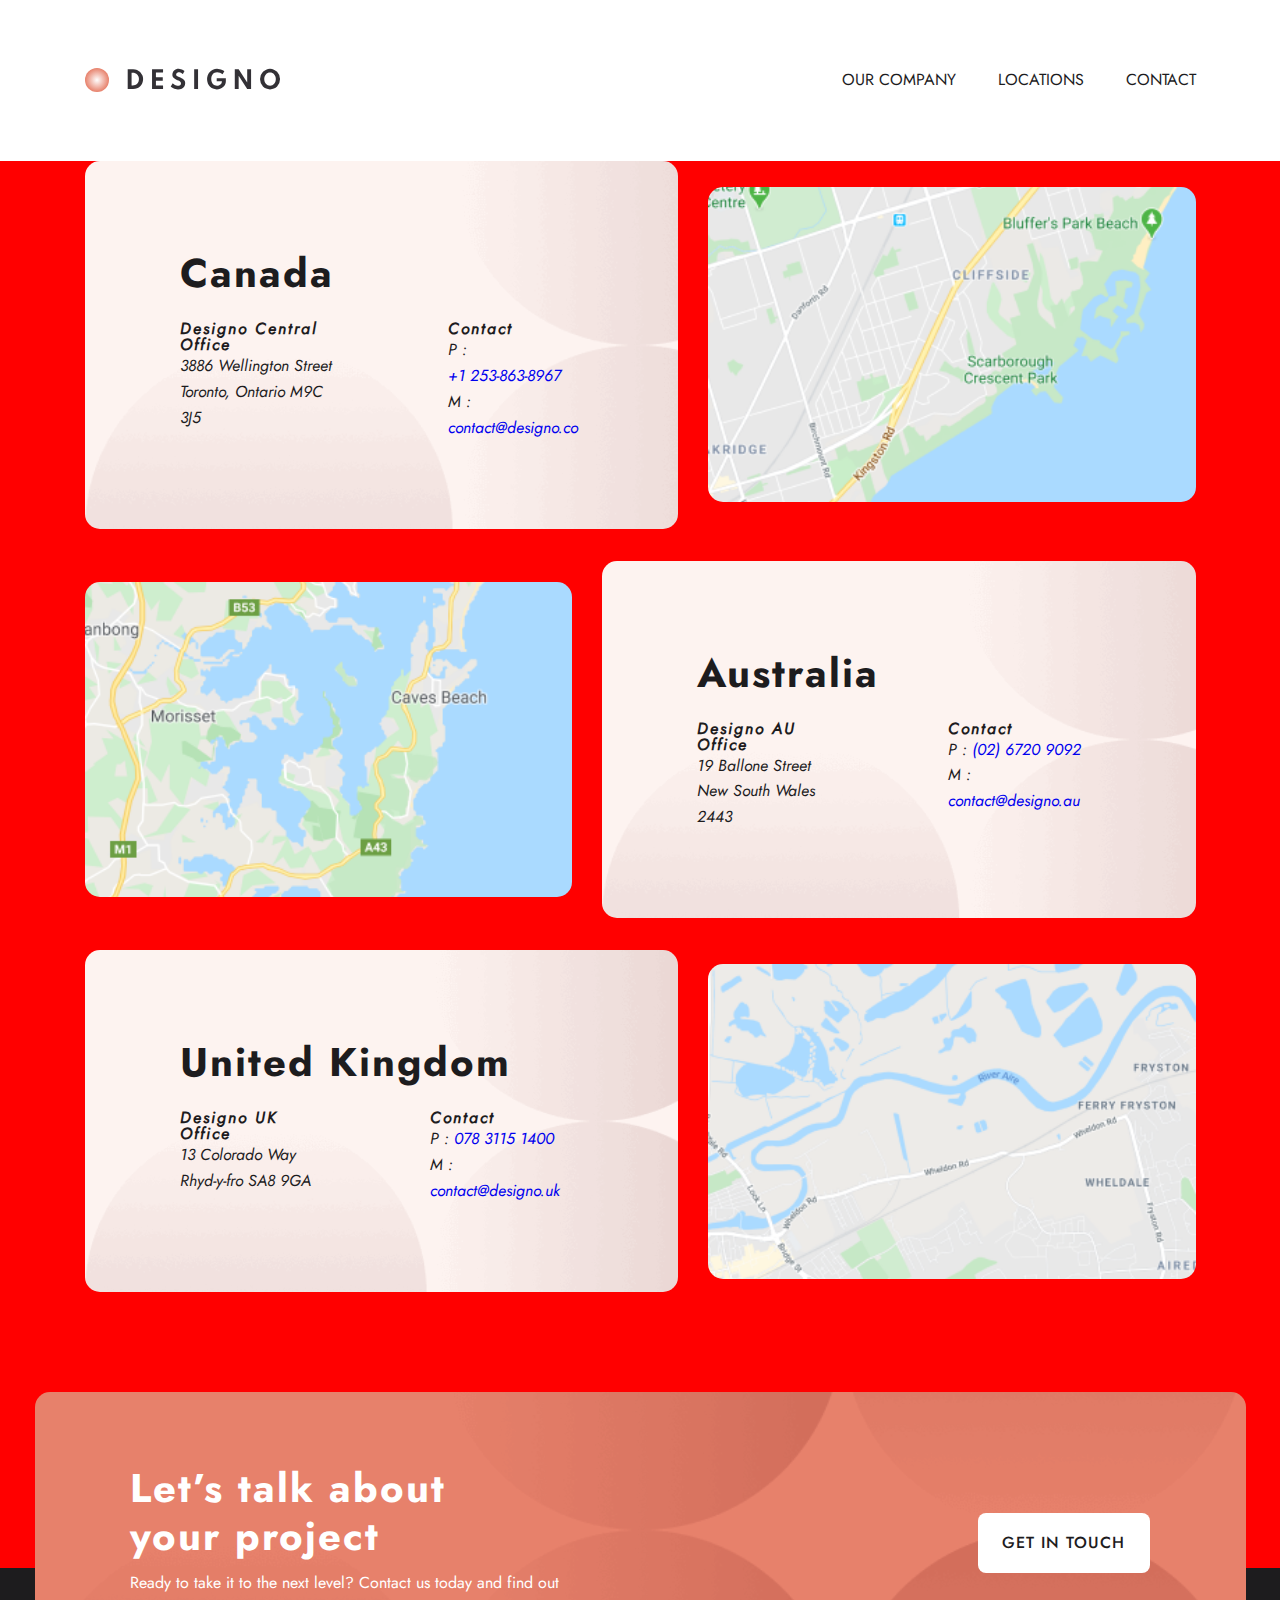
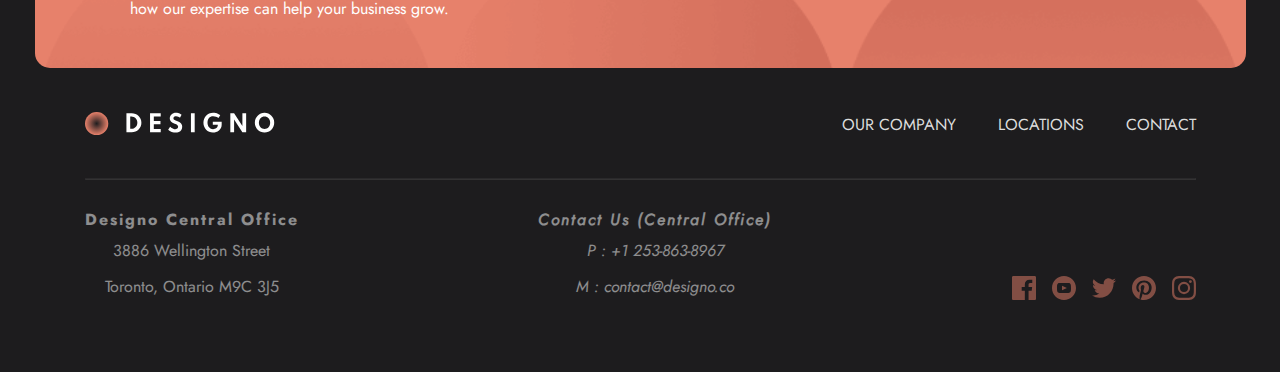
<file: locations.html>
<!DOCTYPE html>
<html lang="en">
  <head>
    <meta charset="UTF-8" />
    <meta name="viewport" content="width=device-width, initial-scale=1.0" />
    <link
      rel="shortcut icon"
      href="./images/Создать папку/UKbridge.png"
      type="image/x-icon" />
    <title>Locations</title>
    <link rel="stylesheet" href="./css/style.css" />
  </head>
  <body>
    <div class="card">
    <header class="header">
      <div class="container header__container">
        <a class="header__logo-img" href="./index.html">
          <img src="./images/svg/site-logo.svg" alt="" width="196" height="24"
        /></a>
        <ul class="header-list">
          <li class="header-item">
            <a class="header__link" href="./about.html">OUR COMPANY</a>
          </li>
          <li class="header-item">
            <a class="header__link" href="./locations.html">LOCATIONS</a>
          </li>
          <li class="header-item">
            <a class="header__link" href="./contact.html">CONTACT</a>
          </li>
        </ul>
        <img
          class="bars-img"
          src="./images/svg/bars.svg"
          alt=""
          width="24"
          height="20" />
      </div>
    </header>

    <main class="main">
      <section class="canada">
        <div class="container canada__container">
          <div class="canada__content__wrapper">
            <div class="canada__cantent">
              <h2>Canada</h2>
              <div class="canada__description">
                <div class="canada__office">
                  <address>
                    <h4>Designo Central Office</h4>
                    <p>3886 Wellington Street</p>
                    <p>Toronto, Ontario M9C 3J5</p>
                  </address>
                </div>
                <div class="canada__contact">
                  <address>
                    <h4>Contact</h4>
                    <p>P : <a href="tel:+1 253-863-8967">+1 253-863-8967</a></p>
                    <p>
                      M :
                      <a href="mailto:contact@designo.co">contact@designo.co</a>
                    </p>
                  </address>
                </div>
              </div>
            </div>
            <img
              src="./images/Создать папку/canada.map.png"
              alt=""
              width="350"
              height="315" />
          </div>
          <div class="canada__content__wrapper canada__content__revers">
            <img
              src="./images/Создать папку/australia.map.png"
              alt=""
              width="350"
              height="315" />
            <div class="canada__cantent">
              <h2>Australia</h2>
              <div class="canada__description">
                <div class="canada__office">
                  <address>
                    <h4>Designo AU Office</h4>
                    <p>19 Ballone Street</p>
                    <p>New South Wales 2443</p>
                  </address>
                </div>
                <div class="canada__contact">
                  <address>
                    <h4>Contact</h4>
                    <p>P : <a href="tel:+1 253-863-8967">(02) 6720 9092</a></p>
                    <p>
                      M :
                      <a href="mailto:contact@designo.co">contact@designo.au</a>
                    </p>
                  </address>
                </div>
              </div>
            </div>
          </div>
          <div class="canada__content__wrapper">
            <div class="canada__cantent">
              <h2>United Kingdom</h2>
              <div class="canada__description">
                <div class="canada__office">
                  <address>
                    <h4>Designo UK Office</h4>
                    <p>13 Colorado Way</p>
                    <p>Rhyd-y-fro SA8 9GA</p>
                  </address>
                </div>
                <div class="canada__contact">
                  <address>
                    <h4>Contact</h4>
                    <p>P : <a href="tel:+1 253-863-8967">078 3115 1400</a></p>
                    <p>
                      M :
                      <a href="mailto:contact@designo.co">contact@designo.uk</a>
                    </p>
                  </address>
                </div>
              </div>
            </div>
            <img
              src="./images/Создать папку/uk.map.png"
              alt=""
              width="350"
              height="315" />
          </div>
        </div>
      </section>
      <section class="main__end">
        <div class="container main__end__container">
          <div class="main__end-text">
            <h2>Let’s talk about your project</h2>
            <p>
              Ready to take it to the next level? Contact us today and find out
              how our expertise can help your business grow.
            </p>
          </div>
          <a class="btn white__btn" href="">Get in touch</a>
        </div>
      </section>
    </main>

    <footer class="footer">
      <div class="container footer__container">
        <div class="footer__nav__link">
          <a class="header__logo-img" href="./index.html">
            <img
              src="./images/svg/site-footer-logo.svg"
              alt=""
              width="196"
              height=""
          /></a>
          <hr class="footer__top__hroad" />
          <ul class="footer-list">
            <li class="footer-item">
              <a class="footer__link" href="./about.html">OUR COMPANY</a>
            </li>
            <li class="footer-item">
              <a class="footer__link" href="./locations.html">LOCATIONS</a>
            </li>
            <li class="footer-item">
              <a class="footer__link" href="./contact.html">CONTACT</a>
            </li>
          </ul>
        </div>
        <hr class="footer__hroad" />
        <div class="footer__nav">
          <div class="footer__nav-city">
            <h4>Designo Central Office</h4>
            <p>3886 Wellington Street</p>
            <p>Toronto, Ontario M9C 3J5</p>
          </div>
          <div class="footer__nav-mail">
            <address>
              <h4>Contact Us (Central Office)</h4>
              <p>P : +1 253-863-8967</p>
              <p>M : contact@designo.co</p>
            </address>
          </div>
          <div class="footer__network">
            <a href=""
              ><img
                src="./images/svg/faxebook.svg"
                alt="facebook icon"
                width="24"
                height="24"
            /></a>
            <a href=""
              ><img
                src="./images/svg/youtube.svg"
                alt="you tobe icon"
                width="24"
                height="24"
            /></a>
            <a href=""
              ><img
                src="./images/svg/twitter.svg"
                alt="twitter icon"
                width="24"
                height="24"
            /></a>
            <a href=""
              ><img
                src="./images/svg/Path.svg"
                alt="path icon"
                width="24"
                height="24"
            /></a>
            <a href=""
              ><img
                src="./images/svg/instagramm.svg"
                alt="instagramm icon"
                width="24"
                height="24"
            /></a>
          </div>
        </div>
      </div>
    </footer>
  </div>
  </body>
</html>
</file>
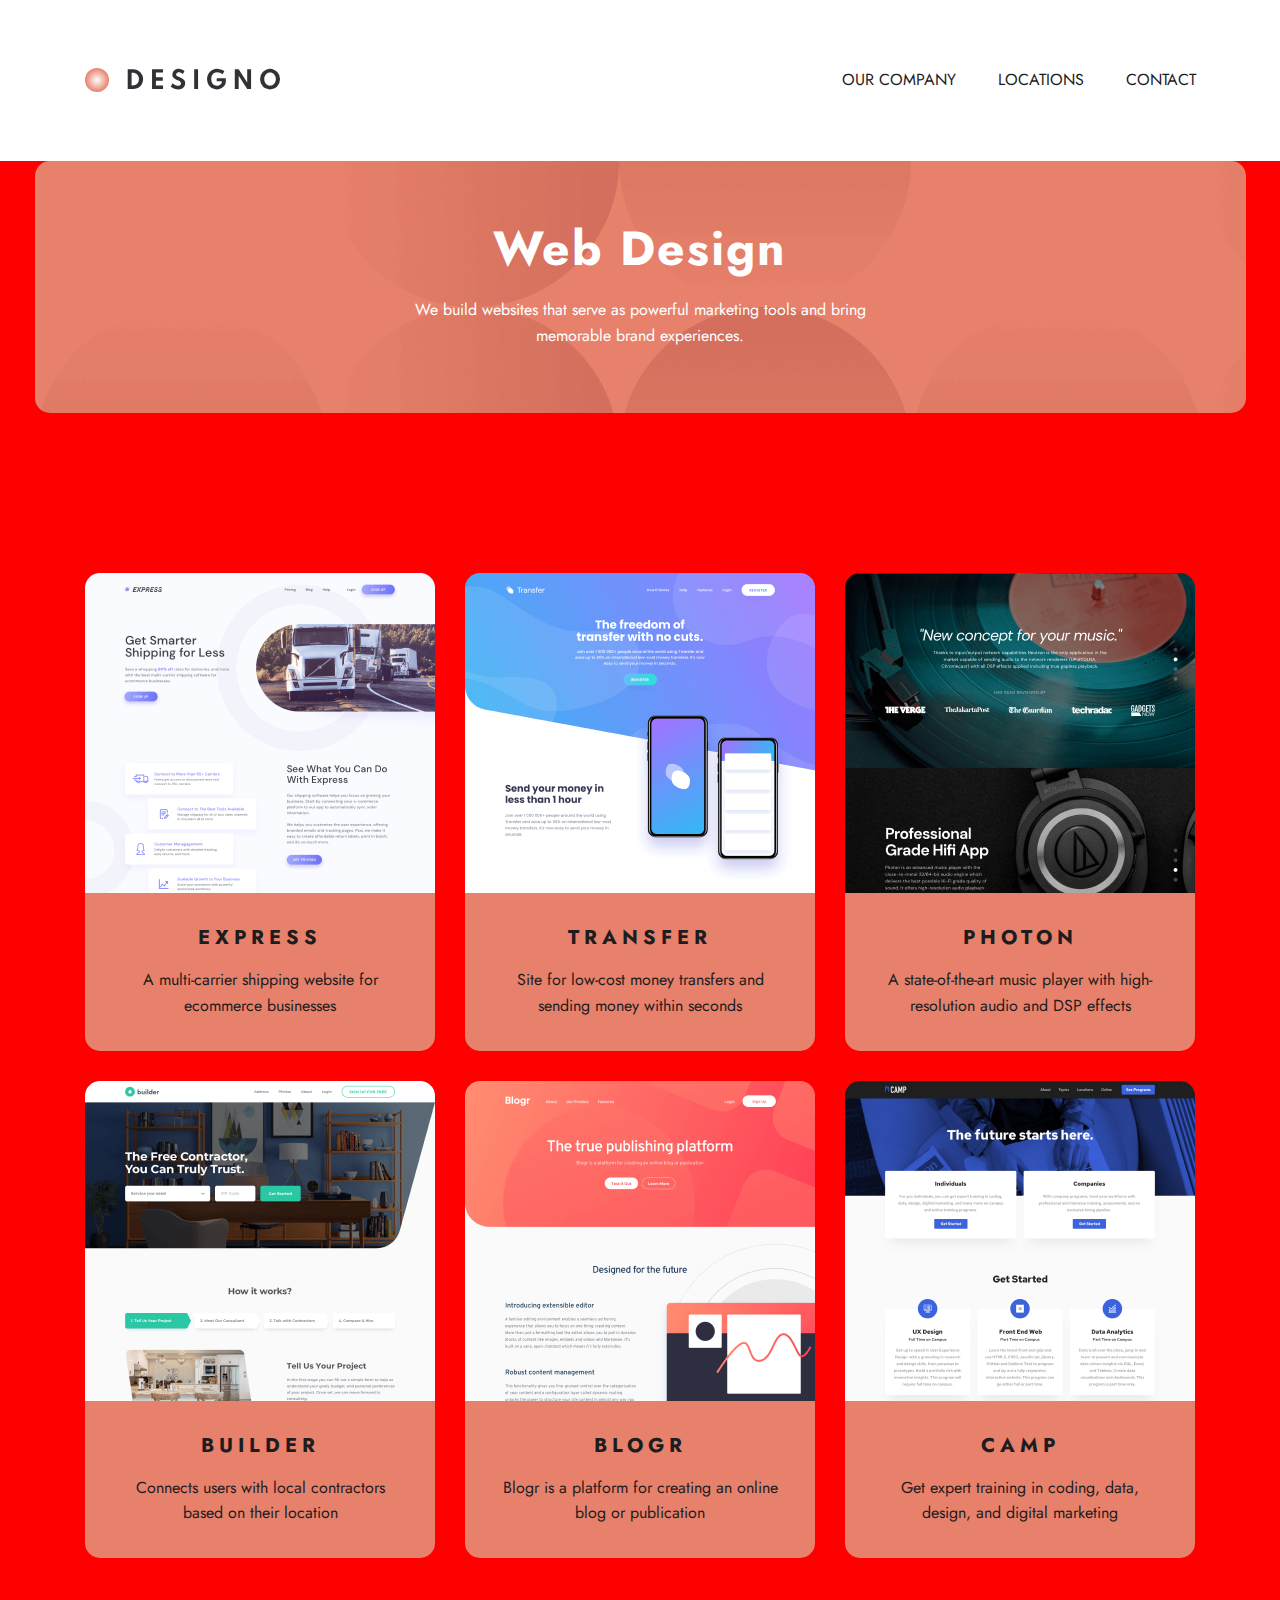
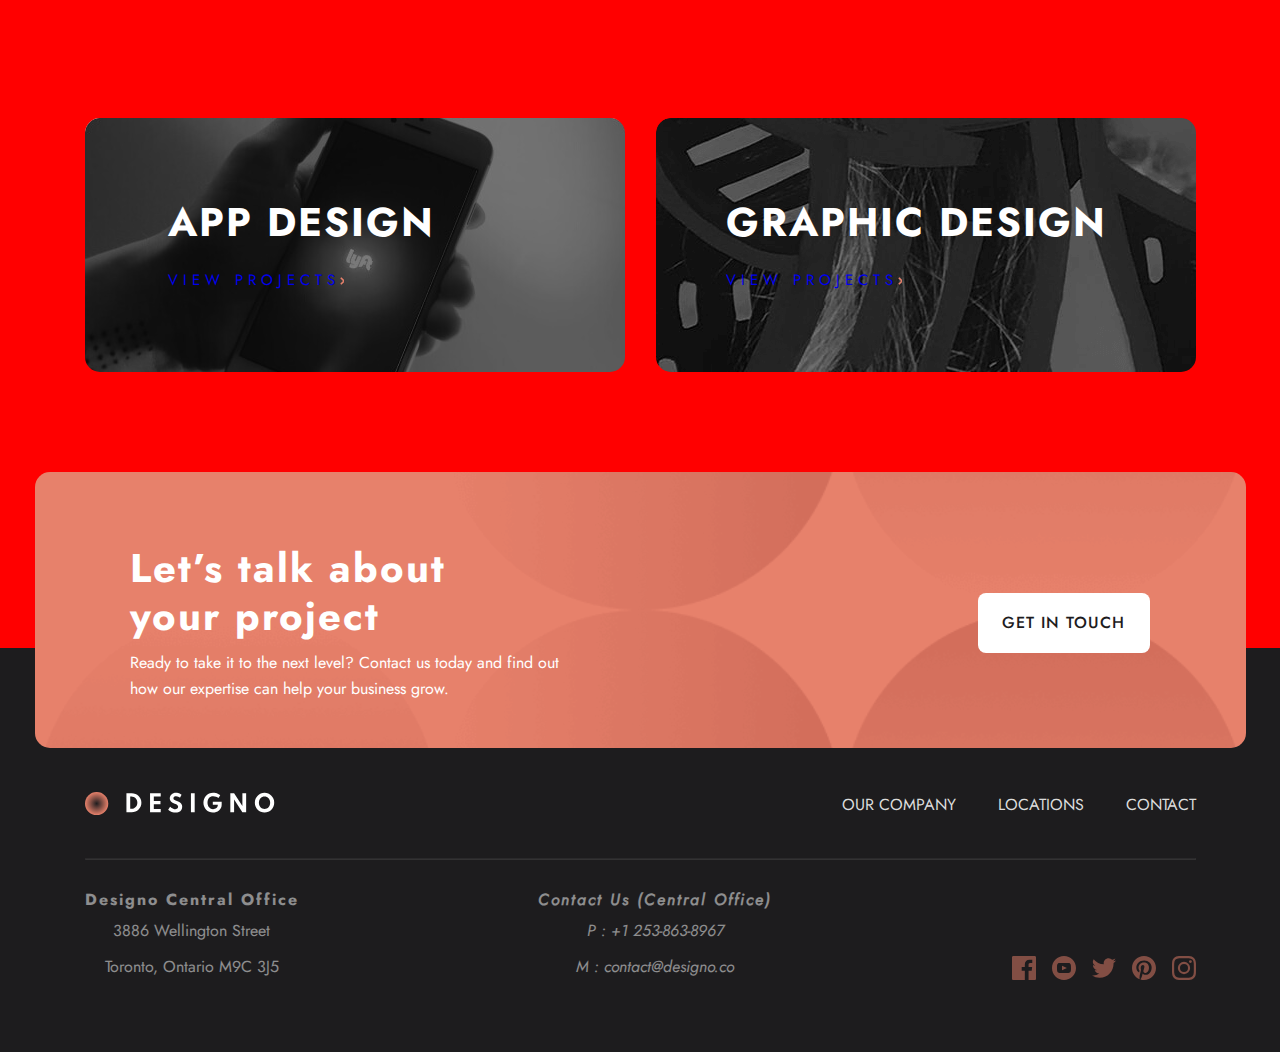
<file: webdesign.html>
<!DOCTYPE html>
<html lang="en">
<head>
  <meta charset="UTF-8">
  <meta name="viewport" content="width=device-width, initial-scale=1.0">
  <link rel="shortcut icon" href="./images/png/web-design.png" type="image/x-icon">
  <title>Web Design</title>
  <link rel="stylesheet" href="./css/style.css">
</head>
<body>
  <div class="card">
  <header class="header">
    <div class="container header__container">
       <a class="header__logo-img" href="./index.html"> <img src="./images/svg/site-logo.svg" alt="" width="196" height="24"></a>
       <ul class="header-list">
        <li class="header-item"> <a class="header__link" href="./about.html">OUR COMPANY</a></li>
        <li class="header-item"> <a class="header__link" href="./locations.html">LOCATIONS</a></li>
        <li class="header-item"> <a class="header__link" href="./contact.html">CONTACT</a></li>
       </ul>
        <img class="bars-img" src="./images/svg/bars.svg" alt="" width="24" height="20">
    </div>
</header>
<main class="main">
  <section class="main__start">
    <div class="main__start__container container">
      <div class="main__start__description">
        <h1>Web Design</h1>
        <p>We build websites that serve as powerful marketing tools 
          and bring memorable brand experiences.</p>
      </div>
    </div>
  </section>
  <section class="web-hero">
    <div class="container web-hero__container">
      <div class="web-hero__content">
        <img src="./images/Создать папку/Express.png" alt="" width="350" height="320">
       <div class="web-hero__text">
        <h3>EXPRESS</h3>
        <p>A multi-carrier shipping website for ecommerce businesses</p>
       </div>
      </div>
      <div class="web-hero__content">
        <img src="./images/Создать папку/transfer.png" alt="" width="350" height="320">
        <div class="web-hero__text">
          <h3>TRANSFER</h3>
        <p>Site for low-cost money transfers and sending money within seconds</p>
        </div>
      </div>
      <div class="web-hero__content">
        <img src="./images/Создать папку/photon.png" alt="" width="350" height="320">
      <div class="web-hero__text">
        <h3>PHOTON</h3>
        <p>A state-of-the-art music player with high-resolution audio and DSP effects</p>
      </div>
      </div>
      <div class="web-hero__content">
        <img src="./images/Создать папку/builder.png" alt="" width="350" height="320">
        <div class="web-hero__text">
          <h3>BUILDER</h3>
        <p>Connects users with local contractors based on their location</p>
        </div>
      </div>
      <div class="web-hero__content">
        <img src="./images/Создать папку/blogr.png" alt="" width="350" height="320">
        <div class="web-hero__text">
          <h3>BLOGR</h3>
        <p>Blogr is a platform for creating an online blog or publication</p>
        </div>
      </div>
      <div class="web-hero__content">
        <img src="./images/Создать папку/camp.png" alt="" width="350" height="320">
       <div class="web-hero__text">
        <h3>CAMP</h3>
        <p>Get expert training in coding, data, design, and digital marketing</p>
       </div>
      </div>
    </div>
  </section>
  <section class="design">
    <div class="container designs__container">
      <div class="wrapper__designs">
        <div class="app__designs">
            <h2>APP DESIGN</h2>
             <span class="design__nav"><a class="design__nav-text" href="./appdesign.html">VIEW PROJECTS</a> <img src="./images/svg/view.svg" alt="" width="4" height="8"></span>
        </div>
        <div class="graphic__designs">
            <h2>GRAPHIC DESIGN</h2>
             <span class="design__nav"><a class="design__nav-text" href="./graphic.html">VIEW PROJECTS </a> <img src="./images/svg/view.svg" alt="" width="4" height="8"></span>
        </div>
    </div>
    </div>
  </section>


  <section class="main__end">
    <div class="container main__end__container">
        <div class="main__end-text">
            <h2>Let’s talk about your project</h2>
        <p>Ready to take it to the next level? Contact us today and find out how our expertise can help your business grow.
        </p>
        </div>
        <a class="btn white__btn" href="">Get in touch</a>
    </div>
</section>
</main>

<footer class="footer">
  <div class="container footer__container">
      <div class="footer__nav__link">
          <a class="header__logo-img" href="./index.html"> <img src="./images/svg/site-footer-logo.svg" alt="" width="196" height=""></a>
          <hr class="footer__top__hroad">
     <ul class="footer-list">
      <li class="footer-item"> <a class="footer__link" href="./about.html">OUR COMPANY</a></li>
      <li class="footer-item"> <a class="footer__link" href="./locations.html">LOCATIONS</a></li>
      <li class="footer-item"> <a class="footer__link" href="./contact.html">CONTACT</a></li>
     </ul>
      </div>
      <hr class="footer__hroad">
      <div class="footer__nav">
          <div class="footer__nav-city">
              <h4>Designo Central Office</h4>
                  <p>3886 Wellington Street</p>
                      <p>Toronto, Ontario M9C 3J5</p>
          </div>
          <div class="footer__nav-mail">
              <address>
                  <h4>Contact Us (Central Office)
                      </h4>
                      <p> P : +1 253-863-8967 </p>
                      <p>M : contact@designo.co</p>

              </address>
          </div>
          <div class="footer__network">
              <a href=""><img src="./images/svg/faxebook.svg" alt="facebook icon" width="24" height="24"></a>
              <a href=""><img src="./images/svg/youtube.svg" alt="you tobe icon" width="24" height="24"></a>
              <a href=""><img src="./images/svg/twitter.svg" alt="twitter icon" width="24" height="24"></a>
              <a href=""><img src="./images/svg/Path.svg" alt="path icon" width="24" height="24"></a>
              <a href=""><img src="./images/svg/instagramm.svg" alt="instagramm icon" width="24" height="24"></a>
          </div>

          
      </div>

  </div>
</footer>
</div>
</body>
</html>
</file>
<file: css/style.css>
/*! normalize.css v8.0.1 | MIT License | github.com/necolas/normalize.css */
/* Document
   ========================================================================== */
/**
 * 1. Correct the line height in all browsers.
 * 2. Prevent adjustments of font size after orientation changes in iOS.
 */
html {
  line-height: 1.15; /* 1 */
  -webkit-text-size-adjust: 100%; /* 2 */
}

/* Sections
   ========================================================================== */
/**
 * Remove the margin in all browsers.
 */
body {
  margin: 0;
}

/**
 * Render the `main` element consistently in IE.
 */
main {
  display: block;
}

/**
 * Correct the font size and margin on `h1` elements within `section` and
 * `article` contexts in Chrome, Firefox, and Safari.
 */
h1 {
  font-size: 2em;
  margin: 0.67em 0;
}

/* Grouping content
   ========================================================================== */
/**
 * 1. Add the correct box sizing in Firefox.
 * 2. Show the overflow in Edge and IE.
 */
hr {
  box-sizing: content-box; /* 1 */
  height: 0; /* 1 */
  overflow: visible; /* 2 */
}

/**
 * 1. Correct the inheritance and scaling of font size in all browsers.
 * 2. Correct the odd `em` font sizing in all browsers.
 */
pre {
  font-family: monospace, monospace; /* 1 */
  font-size: 1em; /* 2 */
}

/* Text-level semantics
   ========================================================================== */
/**
 * Remove the gray background on active links in IE 10.
 */
a {
  background-color: transparent;
}

/**
 * 1. Remove the bottom border in Chrome 57-
 * 2. Add the correct text decoration in Chrome, Edge, IE, Opera, and Safari.
 */
abbr[title] {
  border-bottom: none; /* 1 */
  text-decoration: underline; /* 2 */
  -webkit-text-decoration: underline dotted;
          text-decoration: underline dotted; /* 2 */
}

/**
 * Add the correct font weight in Chrome, Edge, and Safari.
 */
b,
strong {
  font-weight: bolder;
}

/**
 * 1. Correct the inheritance and scaling of font size in all browsers.
 * 2. Correct the odd `em` font sizing in all browsers.
 */
code,
kbd,
samp {
  font-family: monospace, monospace; /* 1 */
  font-size: 1em; /* 2 */
}

/**
 * Add the correct font size in all browsers.
 */
small {
  font-size: 80%;
}

/**
 * Prevent `sub` and `sup` elements from affecting the line height in
 * all browsers.
 */
sub,
sup {
  font-size: 75%;
  line-height: 0;
  position: relative;
  vertical-align: baseline;
}

sub {
  bottom: -0.25em;
}

sup {
  top: -0.5em;
}

/* Embedded content
   ========================================================================== */
/**
 * Remove the border on images inside links in IE 10.
 */
img {
  border-style: none;
}

/* Forms
   ========================================================================== */
/**
 * 1. Change the font styles in all browsers.
 * 2. Remove the margin in Firefox and Safari.
 */
button,
input,
optgroup,
select,
textarea {
  font-family: inherit; /* 1 */
  font-size: 100%; /* 1 */
  line-height: 1.15; /* 1 */
  margin: 0; /* 2 */
}

/**
 * Show the overflow in IE.
 * 1. Show the overflow in Edge.
 */
button,
input { /* 1 */
  overflow: visible;
}

/**
 * Remove the inheritance of text transform in Edge, Firefox, and IE.
 * 1. Remove the inheritance of text transform in Firefox.
 */
button,
select { /* 1 */
  text-transform: none;
}

/**
 * Correct the inability to style clickable types in iOS and Safari.
 */
button,
[type=button],
[type=reset],
[type=submit] {
  -webkit-appearance: button;
}

/**
 * Remove the inner border and padding in Firefox.
 */
button::-moz-focus-inner,
[type=button]::-moz-focus-inner,
[type=reset]::-moz-focus-inner,
[type=submit]::-moz-focus-inner {
  border-style: none;
  padding: 0;
}

/**
 * Restore the focus styles unset by the previous rule.
 */
button:-moz-focusring,
[type=button]:-moz-focusring,
[type=reset]:-moz-focusring,
[type=submit]:-moz-focusring {
  outline: 1px dotted ButtonText;
}

/**
 * Correct the padding in Firefox.
 */
fieldset {
  padding: 0.35em 0.75em 0.625em;
}

/**
 * 1. Correct the text wrapping in Edge and IE.
 * 2. Correct the color inheritance from `fieldset` elements in IE.
 * 3. Remove the padding so developers are not caught out when they zero out
 *    `fieldset` elements in all browsers.
 */
legend {
  box-sizing: border-box; /* 1 */
  color: inherit; /* 2 */
  display: table; /* 1 */
  max-width: 100%; /* 1 */
  padding: 0; /* 3 */
  white-space: normal; /* 1 */
}

/**
 * Add the correct vertical alignment in Chrome, Firefox, and Opera.
 */
progress {
  vertical-align: baseline;
}

/**
 * Remove the default vertical scrollbar in IE 10+.
 */
textarea {
  overflow: auto;
}

/**
 * 1. Add the correct box sizing in IE 10.
 * 2. Remove the padding in IE 10.
 */
[type=checkbox],
[type=radio] {
  box-sizing: border-box; /* 1 */
  padding: 0; /* 2 */
}

/**
 * Correct the cursor style of increment and decrement buttons in Chrome.
 */
[type=number]::-webkit-inner-spin-button,
[type=number]::-webkit-outer-spin-button {
  height: auto;
}

/**
 * 1. Correct the odd appearance in Chrome and Safari.
 * 2. Correct the outline style in Safari.
 */
[type=search] {
  -webkit-appearance: textfield; /* 1 */
  outline-offset: -2px; /* 2 */
}

/**
 * Remove the inner padding in Chrome and Safari on macOS.
 */
[type=search]::-webkit-search-decoration {
  -webkit-appearance: none;
}

/**
 * 1. Correct the inability to style clickable types in iOS and Safari.
 * 2. Change font properties to `inherit` in Safari.
 */
::-webkit-file-upload-button {
  -webkit-appearance: button; /* 1 */
  font: inherit; /* 2 */
}

/* Interactive
   ========================================================================== */
/*
 * Add the correct display in Edge, IE 10+, and Firefox.
 */
details {
  display: block;
}

/*
 * Add the correct display in all browsers.
 */
summary {
  display: list-item;
}

/* Misc
   ========================================================================== */
/**
 * Add the correct display in IE 10+.
 */
template {
  display: none;
}

/**
 * Add the correct display in IE 10.
 */
[hidden] {
  display: none;
}

*,
*::after,
*::before {
  margin: 0;
  padding: 0;
  box-sizing: border-box;
}

*:focus {
  outline: 2px dotted #E7816B;
  outline-offset: 0.3s;
}

html {
  scroll-behavior: smooth;
  font-size: 62.5%;
  height: 100%;
}

img {
  display: flex;
  -o-object-fit: cover;
     object-fit: cover; /* contain */
}

a {
  text-decoration: none;
  display: inline-block;
}

ul,
ol {
  list-style: none;
}

h1,
h2,
h3,
h4,
h5,
h6 {
  margin: 0;
}

body {
  font-family: "Jost";
  font-weight: 400;
  font-size: 1.6rem;
  line-height: 1.62;
  color: #1D1C1E;
  display: flex;
  flex-direction: column;
  height: 100%;
  background-color: red;
}

.container {
  width: 100%;
  max-width: 1211px;
  margin-left: auto;
  margin-right: auto;
  padding-left: 5rem;
  padding-right: 5rem;
}

.main__start__container {
  background-image: url("../../images/png/main-end-bg.png");
  background-color: #E7816B;
  border-radius: 1.5rem;
}

.main__start__description {
  color: #FFFFFF;
  display: flex;
  flex-direction: column;
  align-items: center;
  justify-content: center;
  padding-top: 6.4rem;
  padding-bottom: 6.4rem;
}
.main__start__description p {
  width: 100%;
  max-width: 530px;
  text-align: center;
  margin-top: 2.4rem;
}

@media screen and (max-width: 420px) {
  .main__start__description h1 {
    font-size: 3rem;
  }
}
.web-hero__container {
  border-radius: 15px;
  display: flex;
  flex-wrap: wrap;
  align-items: center;
  justify-content: center;
  margin-top: 16rem;
  margin-bottom: 16rem;
  gap: 3rem;
}

.web-hero__content {
  display: flex;
  flex-direction: column;
  align-items: center;
  justify-content: center;
}

.web-hero__text {
  background-color: #E7816B;
  width: 100%;
  max-width: 350px;
  padding: 3.2rem;
  display: flex;
  flex-direction: column;
  align-items: center;
  justify-content: center;
  border-radius: 0 0 1.5rem 1.5rem;
}
.web-hero__text p {
  text-align: center;
  margin-top: 1.6rem;
}

.wrapper__designs {
  display: flex;
  justify-content: space-between;
  gap: 3rem;
}

.app__designs {
  background-image: url("../../images/png/app-design.jpg");
  background-repeat: no-repeat;
  width: 100%;
  max-width: 540px;
  padding: 8rem 8.3rem;
  color: #FFFFFF;
  border-radius: 1.5rem;
}

.graphic__designs {
  background-image: url("../../images/png/graphic.png");
  background-repeat: no-repeat;
  padding: 8rem 7rem;
  width: 100%;
  max-width: 540px;
  color: #FFFFFF;
  border-radius: 1.5rem;
}

@media screen and (max-width: 900px) {
  .wrapper__designs h2 {
    font-size: 3rem;
  }
}
@media screen and (max-width: 820px) {
  .wrapper__designs .design__nav-text {
    font-weight: 500px;
    font-size: 1.5rem;
    line-height: 1.44;
    letter-spacing: 2px;
    text-align: center;
    cursor: pointer;
  }
  .wrapper__designs .app-designs {
    padding: 5rem 4rem;
  }
  .wrapper__designs .graphic__designs {
    padding: 5rem 5rem;
  }
}
@media screen and (max-width: 700px) {
  .wrapper__designs {
    display: flex;
    flex-direction: column;
    align-items: center;
    justify-content: center;
  }
  .wrapper__designs .app__designs {
    padding: 5rem 4rem;
    width: 100%;
  }
  .wrapper__designs .graphic__designs {
    width: 100%;
  }
}
.web-hero__dubl {
  display: flex;
  flex-wrap: wrap;
  justify-content: flex-start;
}

@media screen and (max-width: 850px) {
  .web-hero__dubl {
    display: flex;
    flex-wrap: wrap;
    align-items: center;
    justify-content: center;
  }
}
/* jost-regular - latin */
@font-face {
  font-display: swap; /* Check https://developer.mozilla.org/en-US/docs/Web/CSS/@font-face/font-display for other options. */
  font-family: "Jost";
  font-style: normal;
  font-weight: 400;
  src: url("../fonts/jost-v14-latin-regular.woff2") format("woff2"); /* Chrome 36+, Opera 23+, Firefox 39+, Safari 12+, iOS 10+ */
}
/* jost-italic - latin */
@font-face {
  font-display: swap; /* Check https://developer.mozilla.org/en-US/docs/Web/CSS/@font-face/font-display for other options. */
  font-family: "Jost";
  font-style: italic;
  font-weight: 400;
  src: url("../fonts/jost-v14-latin-italic.woff2") format("woff2"); /* Chrome 36+, Opera 23+, Firefox 39+, Safari 12+, iOS 10+ */
}
/* jost-500 - latin */
@font-face {
  font-display: swap; /* Check https://developer.mozilla.org/en-US/docs/Web/CSS/@font-face/font-display for other options. */
  font-family: "Jost";
  font-style: normal;
  font-weight: 500;
  src: url("../fonts/jost-v14-latin-500.woff2") format("woff2"); /* Chrome 36+, Opera 23+, Firefox 39+, Safari 12+, iOS 10+ */
}
/* jost-700 - latin */
@font-face {
  font-display: swap; /* Check https://developer.mozilla.org/en-US/docs/Web/CSS/@font-face/font-display for other options. */
  font-family: "Jost";
  font-style: normal;
  font-weight: 700;
  src: url("../fonts/jost-v14-latin-700.woff2") format("woff2"); /* Chrome 36+, Opera 23+, Firefox 39+, Safari 12+, iOS 10+ */
}
h1 h2 h3 {
  font-weight: 500;
  color: #1D1C1E;
}

h1 {
  font-size: 4.8rem;
  line-height: 1;
  letter-spacing: 2px;
}

h2 {
  font-size: 4rem;
  line-height: 1.2;
  letter-spacing: 2px;
}

h3 {
  font-size: 2rem;
  line-height: 1.3;
  letter-spacing: 5px;
}

h4 {
  font-weight: 700;
  line-height: 1;
  letter-spacing: 2px;
}

.btn {
  padding: 1.7rem 2.45rem;
  border-radius: 0.8rem;
  font-size: 1.6rem;
  font-weight: 500;
  letter-spacing: 1px;
  text-transform: uppercase;
}

.white__btn {
  color: #1D1C1E;
  background-color: #FFFFFF;
  transition: 0.3s;
}

.white__btn:hover {
  color: #FFFFFF;
  background-color: #FFAD9B;
  transform: rotate(15deg);
}

.peach__btn {
  color: #FFFFFF;
  background-color: #E7816B;
  transition: 0.3s;
}

.peach__btn:hover {
  background-color: #FFAD9B;
  transform: rotate(15deg);
}

.header {
  background-color: #FFFFFF;
}

.header__container {
  display: flex;
  align-items: center;
  padding-top: 6.7rem;
  padding-bottom: 6.7rem;
}

.header__logo-img {
  margin-right: auto;
}

.header-list {
  display: flex;
  align-items: center;
  gap: 4.2rem;
}

.header__link {
  color: #1D1C1E;
}

.header__link::after {
  content: "";
  display: block;
  width: 0;
  height: 1px;
  background-color: #333136;
  transition: 0.3s;
}

.header__link:hover::after {
  content: "";
  width: 100%;
}

.bars-img {
  display: none;
}

@media screen and (max-width: 700px) {
  .header-list {
    display: flex;
    align-items: center;
    gap: 1.2rem;
  }
}
@media screen and (max-width: 615px) {
  .header-list {
    display: none;
  }
  .bars-img {
    display: block;
  }
}
.footer {
  padding-top: 14.4rem;
  padding-bottom: 7.2rem;
  background-color: #1D1C1E;
}

.footer__nav__link {
  margin-bottom: 4rem;
  display: flex;
  align-items: center;
}

.header__logo-img {
  -o-object-fit: cover;
     object-fit: cover;
  margin-right: auto;
}

.footer-list {
  display: flex;
  align-items: center;
  gap: 4.2rem;
}

.footer__link {
  color: #DCDCDC;
}

.footer__hroad {
  background-color: #FFFFFF;
  opacity: 0.1;
}

.footer__nav {
  margin-top: 3.2rem;
  display: flex;
  justify-content: space-between;
  align-items: flex-end;
  color: #FFFFFF;
  opacity: 0.5;
}

.footer__nav-city {
  display: flex;
  flex-direction: column;
  align-items: center;
  justify-content: center;
  gap: 1rem;
}

.footer__nav-mail address {
  display: flex;
  flex-direction: column;
  align-items: center;
  justify-content: center;
  gap: 1rem;
}

.footer__network {
  display: flex;
  gap: 1.6rem;
}
.footer__network img {
  -o-object-fit: contain;
     object-fit: contain;
}

.footer__top__hroad {
  display: none;
}

@media screen and (max-width: 770px) {
  .footer__nav {
    display: flex;
    flex-direction: column;
    align-items: center;
    justify-content: center;
    gap: 3rem;
  }
}
@media screen and (max-width: 660px) {
  .footer__hroad {
    display: none;
  }
  .footer__nav__link {
    display: flex;
    flex-direction: column;
    align-items: center;
    justify-content: center;
  }
  .header__logo-img {
    margin-left: auto;
    margin-right: auto;
  }
  .footer__top__hroad {
    display: block;
    color: red;
    width: 100%;
    margin-top: 3.2rem;
    margin-bottom: 3.2rem;
  }
  .footer-list {
    display: flex;
    flex-direction: column;
    align-items: center;
    justify-content: center;
  }
}
main {
  flex-grow: 1;
}

.hero__container {
  padding-top: 6rem;
  padding-bottom: 4rem;
  display: flex;
  justify-content: space-between;
  align-items: center;
  background-image: url("../../images/svg/main-hero-oval.png");
  background-repeat: no-repeat;
  background-position: right;
  background-size: contain;
  background-color: #E7816B;
  border-radius: 1.8rem;
}
.hero__container img {
  width: 100%;
  max-width: 284px;
  -o-object-fit: contain;
     object-fit: contain;
  margin-bottom: -7.6rem;
}

.hero__description {
  width: 100%;
  max-width: 640px;
  color: #FFFFFF;
}
.hero__description p {
  width: 100%;
  max-width: 450px;
  margin-top: 3rem;
  margin-bottom: 4rem;
}

@media screen and (max-width: 800px) {
  .hero__container {
    padding-top: 3rem;
    padding-bottom: 2rem;
    align-items: flex-start;
  }
  .hero__container h1 {
    font-size: 3rem;
  }
  .hero__container img {
    width: 100%;
    max-width: 200px;
    -o-object-fit: contain;
       object-fit: contain;
    margin-bottom: -13rem;
  }
}
@media screen and (max-width: 600px) {
  .hero__container {
    display: flex;
    flex-direction: column;
    align-items: center;
    justify-content: center;
  }
  .hero__container .hero__description {
    display: flex;
    flex-direction: column;
    align-items: center;
    justify-content: center;
  }
  .hero__container .hero__description h1 {
    text-align: center;
  }
  .hero__container .hero__description p {
    text-align: center;
  }
}
.about-us__list {
  display: flex;
  flex-wrap: wrap;
  justify-content: center;
  gap: 3rem;
  align-items: center;
}

.about-us__item {
  display: flex;
  flex-direction: column;
  align-items: center;
  justify-content: center;
}
.about-us__item p {
  width: 100%;
  max-width: 350px;
  text-align: center;
}
.about-us__item h3 {
  margin-top: 4.8rem;
  margin-bottom: 3.2rem;
}

.main__end {
  position: relative;
}

.main__end__container {
  background-color: #E7816B;
  background-image: url("../../images/png/main-end-bg.png");
  background-repeat: no-repeat;
  background-position: right;
  background-size: cover;
  border-radius: 1.5rem;
  display: flex;
  justify-content: center;
  align-items: center;
  padding: 7.2rem 9.6rem 4.6rem 9.5rem;
  position: relative;
  top: 10rem;
}

.main__end-text {
  margin-right: auto;
  width: 100%;
  max-width: 459px;
  color: #FFFFFF;
}
.main__end-text h2 {
  width: 100%;
  max-width: 368px;
  padding-bottom: 1rem;
}

@media screen and (max-width: 810px) {
  .main__end__container {
    display: flex;
    flex-direction: column;
    align-items: center;
    justify-content: center;
    gap: 3.2rem;
  }
  .main__end-text {
    display: flex;
    flex-direction: column;
    align-items: center;
    justify-content: center;
    gap: 2rem;
    margin-left: auto;
  }
  .main__end-text h2 {
    text-align: center;
  }
  .main__end-text p {
    text-align: center;
  }
}
@media screen and (max-width: 500px) {
  .main__end-text h2 {
    font-size: 3rem;
  }
  .main__end__container .btn {
    padding: 1.7rem 1.8rem;
    font-size: 1.5rem;
  }
}
.design__container {
  display: flex;
  justify-content: space-between;
  align-items: center;
  gap: 3rem;
  padding: 0;
  margin-top: 16rem;
  padding-bottom: 16rem;
}

.web__design {
  display: flex;
  flex-direction: column;
  align-items: center;
  justify-content: center;
  background-image: url("../../images/png/web-design.png");
  background-repeat: no-repeat;
  background-size: cover;
  padding: 27.3rem 13.6rem;
  color: #FFFFFF;
  border-radius: 1.5rem;
}

.design__nav {
  display: flex;
  align-items: center;
  margin-top: 2.4rem;
}
.design__nav .design__nav-text {
  font-weight: 500px;
  font-size: 1.5rem;
  line-height: 1.44;
  letter-spacing: 5px;
  text-align: center;
  cursor: pointer;
}

.app__design {
  background-image: url("../../images/png/app-design.jpg");
  background-repeat: no-repeat;
  background-size: cover;
  border-radius: 1.5rem;
  padding: 10.7rem 10.3rem;
  margin-bottom: 2.4rem;
  color: #FFFFFF;
}

.graphic__design {
  background-image: url("../../images/png/graphic.png");
  background-repeat: no-repeat;
  background-size: cover;
  padding: 10.7rem 10.3rem;
  border-radius: 1.5rem;
  color: #FFFFFF;
}

@media screen and (max-width: 1040px) {
  .design__container h2 {
    font-size: 3rem;
  }
}
@media screen and (max-width: 890px) {
  .design__container .web__design {
    padding: 20.3rem 5.6rem;
  }
  .design__container .app__design {
    padding: 7.7rem 6.3rem;
  }
  .design__container .graphic__design {
    padding: 7.7rem 6.3rem;
  }
}
@media screen and (max-width: 700px) {
  .design__container {
    display: flex;
    flex-direction: column;
    align-items: center;
    justify-content: center;
  }
  .design__container .wrapper__design {
    width: 100%;
  }
  .design__container .web__design {
    width: 100%;
    padding: 7.7rem 6.3rem;
  }
  .design__container .app__design {
    width: 100%;
    background-size: cover;
    display: flex;
    flex-direction: column;
    align-items: center;
    justify-content: center;
  }
  .design__container .graphic__design {
    width: 100%;
    background-size: cover;
    display: flex;
    flex-direction: column;
    align-items: center;
    justify-content: center;
  }
}
.about__start__container {
  width: 100%;
  display: flex;
  align-items: center;
  justify-content: center;
}
.about__start__container img {
  width: 100%;
  height: 100%;
  border-radius: 0 1.5rem 1.5rem 0;
  -o-object-fit: contain;
     object-fit: contain;
}

.about__start__description {
  display: flex;
  flex-direction: column;
  align-items: center;
  justify-content: center;
  color: #FFFFFF;
  background-image: url("../../images/svg/main-hero-oval.png");
  background-repeat: no-repeat;
  background-size: cover;
  background-position: right 0.5rem bottom;
  background-color: #E7816B;
  padding: 14rem 8.2rem 13rem 9.5rem;
  border-radius: 1.5rem 0 0 1.5rem;
}
.about__start__description p {
  margin-top: 3.2rem;
  text-align: center;
}

@media screen and (max-width: 1085px) {
  .about__start__container {
    display: flex;
    flex-direction: column-reverse;
    align-items: center;
    justify-content: center;
  }
  .about__start__container img {
    border-radius: 1.5rem 1.5rem 0 0;
  }
  .about__start__container .about__start__description {
    border-radius: 0 0 1.5rem 1.5rem;
  }
}
.about__second__container {
  display: flex;
  align-items: center;
  margin-top: 1.6rem;
}
.about__second__container img {
  width: 100%;
  max-width: 476px;
}

.about__second__description {
  padding: 10rem 9.4rem;
  display: flex;
  flex-direction: column;
  align-items: center;
  justify-content: center;
  gap: 2.4rem;
  background-color: #FDF3F0;
}
.about__second__description h2 {
  color: #E7816B;
}

@media screen and (max-width: 1193px) {
  .about__second__description {
    padding: 7rem 8rem;
  }
}
@media screen and (max-width: 1045px) {
  .about__second__description {
    padding: 8rem 5rem;
  }
}
@media screen and (max-width: 1045px) {
  .about__second__description {
    padding: 7rem 5rem;
  }
}
@media screen and (max-width: 982px) {
  .about__second__description {
    padding: 6rem 4rem;
  }
}
@media screen and (max-width: 902px) {
  .about__second__description {
    padding: 5rem 3rem;
  }
}
@media screen and (max-width: 889px) {
  .about__second__container {
    display: flex;
    flex-direction: column;
    align-items: center;
    justify-content: center;
  }
  .about__second__container img {
    width: 100%;
    max-width: 1111px;
  }
  .about__second-order {
    display: flex;
    flex-direction: column-reverse;
    align-items: center;
    justify-content: center;
  }
  .about__second-order img {
    width: 100%;
    max-width: 1111px;
  }
}
.about__hero__container {
  margin-top: 16rem;
  margin-bottom: 16rem;
}

.about__hero__list {
  display: flex;
  flex-wrap: wrap;
  gap: 17rem;
  align-items: center;
  justify-content: center;
}

.about__hero__item {
  display: flex;
  flex-direction: column;
  align-items: center;
  justify-content: center;
  gap: 3.2rem;
}

.contact__container {
  background-color: #E7816B;
  border-radius: 1.5rem;
  display: flex;
  align-items: center;
  background-image: url("../../images/svg/main-hero-oval.png");
  background-repeat: no-repeat;
}

.contact__description {
  color: #FFFFFF;
  width: 100%;
  max-width: 540px;
  padding: 13.5rem 0 16.1rem 9.5rem;
}
.contact__description h1 {
  margin-bottom: 3.2rem;
}

.contact__submit {
  margin-left: auto;
  display: flex;
  flex-direction: column;
  align-items: flex-end;
  gap: 2.5rem;
}

.contact-form {
  width: 100%;
  display: flex;
  flex-direction: column;
  gap: 25px;
}

.contact-form__input {
  border: none;
  background: transparent;
  color: #fff;
  border-bottom: 1px solid #fff;
  padding: 0 16px 12px;
  width: 100%;
}

.contact-form__input:focus {
  outline: none;
}

.contact-form__input::-moz-placeholder {
  color: #fff;
}

.contact-form__input::placeholder {
  color: #fff;
}

.contact-form__textarea {
  border: none;
  background: transparent;
  color: #fff;
  border-bottom: 1px solid #fff;
  padding: 0 16px 12px;
  width: 100%;
  height: 102px;
}

.contact-form__textarea:focus {
  outline: none;
}

.contact-form__textarea::-moz-placeholder {
  color: #fff;
}

.contact-form__textarea::placeholder {
  color: #fff;
}

.contact-form__wrapper {
  width: 100%;
  display: flex;
  justify-content: flex-end;
}

.btn {
  border: none;
}

@media screen and (max-width: 700px) {
  .contact__container {
    width: 100%;
    display: flex;
    flex-direction: column;
    align-items: center;
    justify-content: center;
  }
  .btn {
    margin-bottom: 2rem;
  }
  .contact-form {
    display: flex;
    flex-direction: column;
    align-items: center;
    justify-content: center;
  }
}
.canada__container {
  display: flex;
  flex-direction: column;
  align-items: center;
  justify-content: center;
  gap: 3.2rem;
}
.canada__container img {
  width: 100%;
  border-radius: 1.5rem;
}

.canada__content__wrapper {
  width: 100%;
  display: flex;
  align-items: center;
  gap: 3rem;
}

.canada__cantent {
  width: 100%;
  max-width: 940px;
  display: flex;
  flex-direction: column;
  gap: 2.4rem;
  padding: 8.8rem 9.5rem;
  background-color: #FDF3F0;
  background-image: url("../../images/png/main-end-bg.png");
  background-repeat: no-repeat;
  background-size: cover;
  border-radius: 1.5rem;
}

.canada__description {
  display: flex;
  gap: 10rem;
}

.canada__office address {
  width: 100%;
  max-width: 255px;
}

.canada__contact address {
  width: 100%;
  max-width: 255px;
}

@media screen and (max-width: 950px) {
  .canada__content__wrapper {
    display: flex;
    flex-direction: column-reverse;
  }
  .canada__content__revers {
    display: flex;
    flex-direction: column;
  }
}
@media screen and (max-width: 776px) {
  .canada__cantent {
    padding: 4.8rem 5.5rem;
  }
  .canada__description {
    display: flex;
    gap: 4rem;
  }
}
@media screen and (max-width: 600px) {
  .canada__cantent {
    display: flex;
    flex-direction: column;
    align-items: center;
    justify-content: center;
  }
  .canada__description {
    display: flex;
    flex-direction: column;
    align-items: center;
    justify-content: center;
  }
}/*# sourceMappingURL=style.css.map */
</file>
